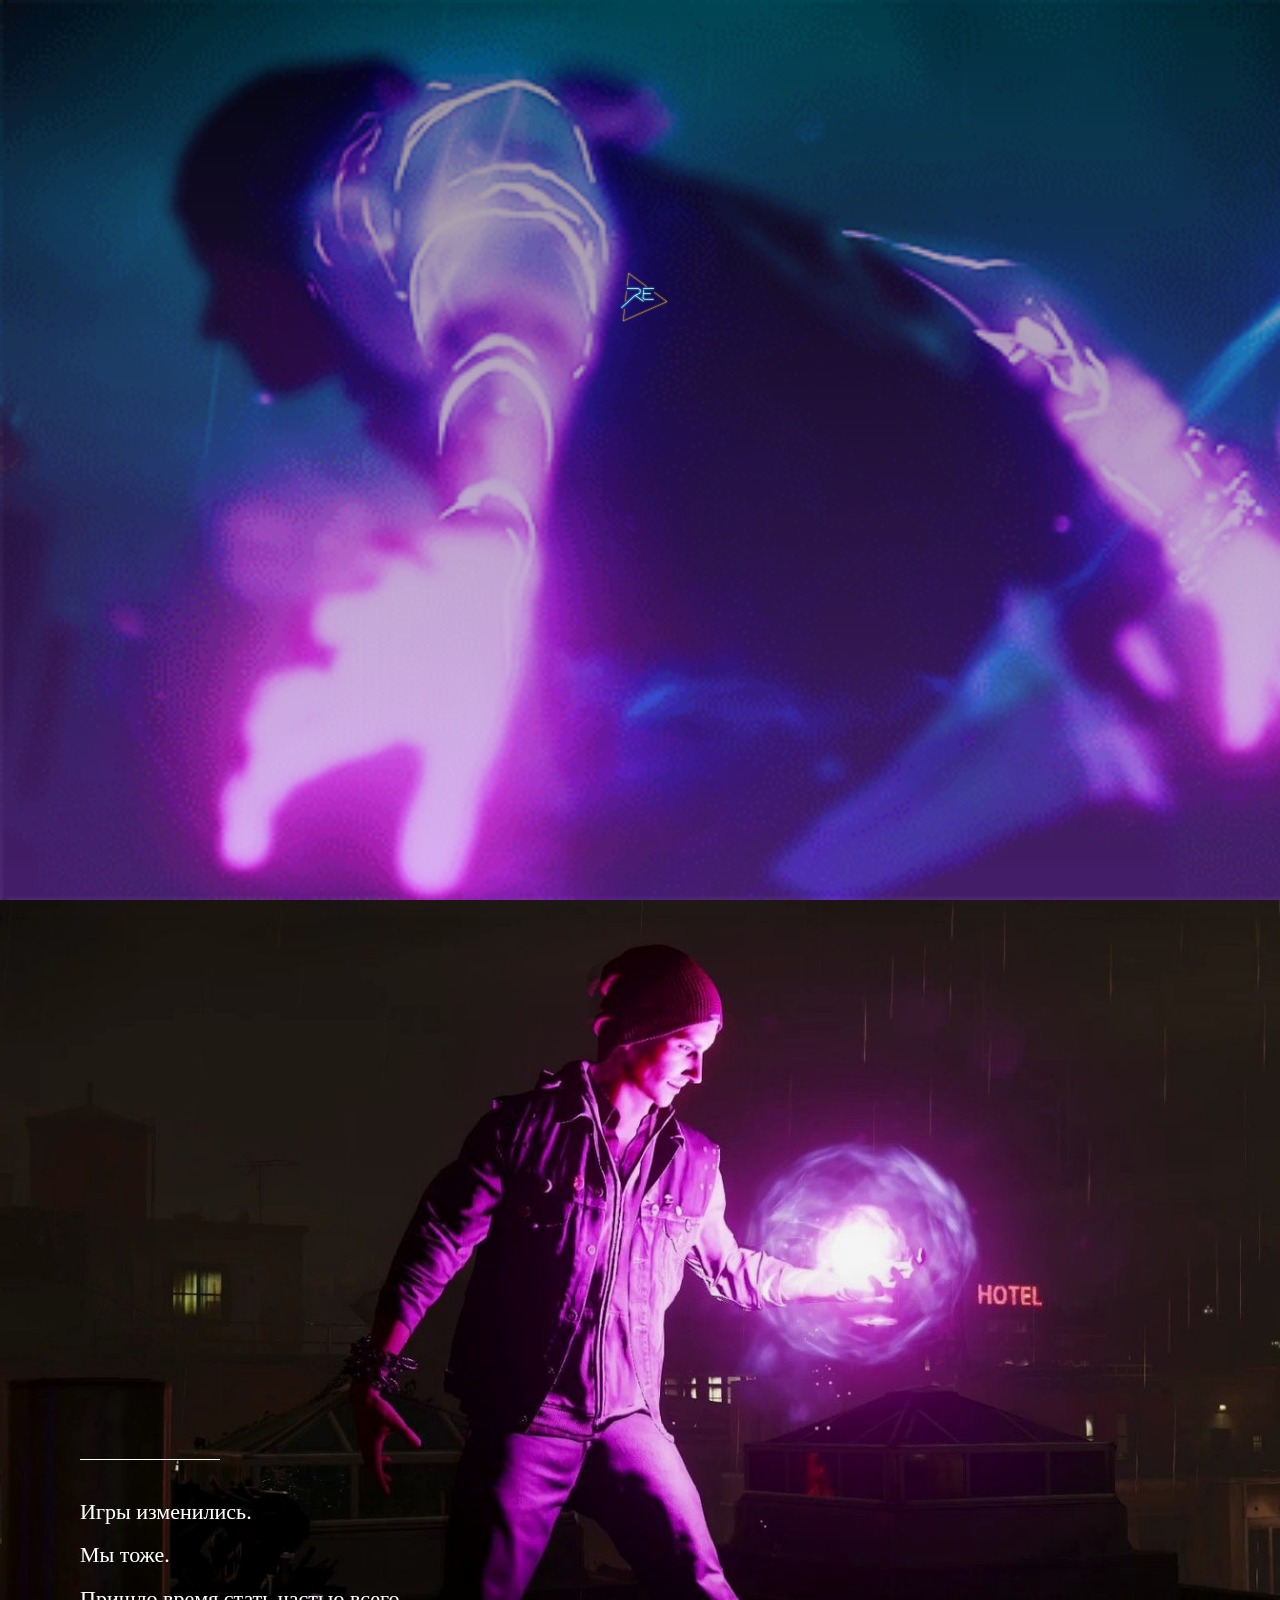
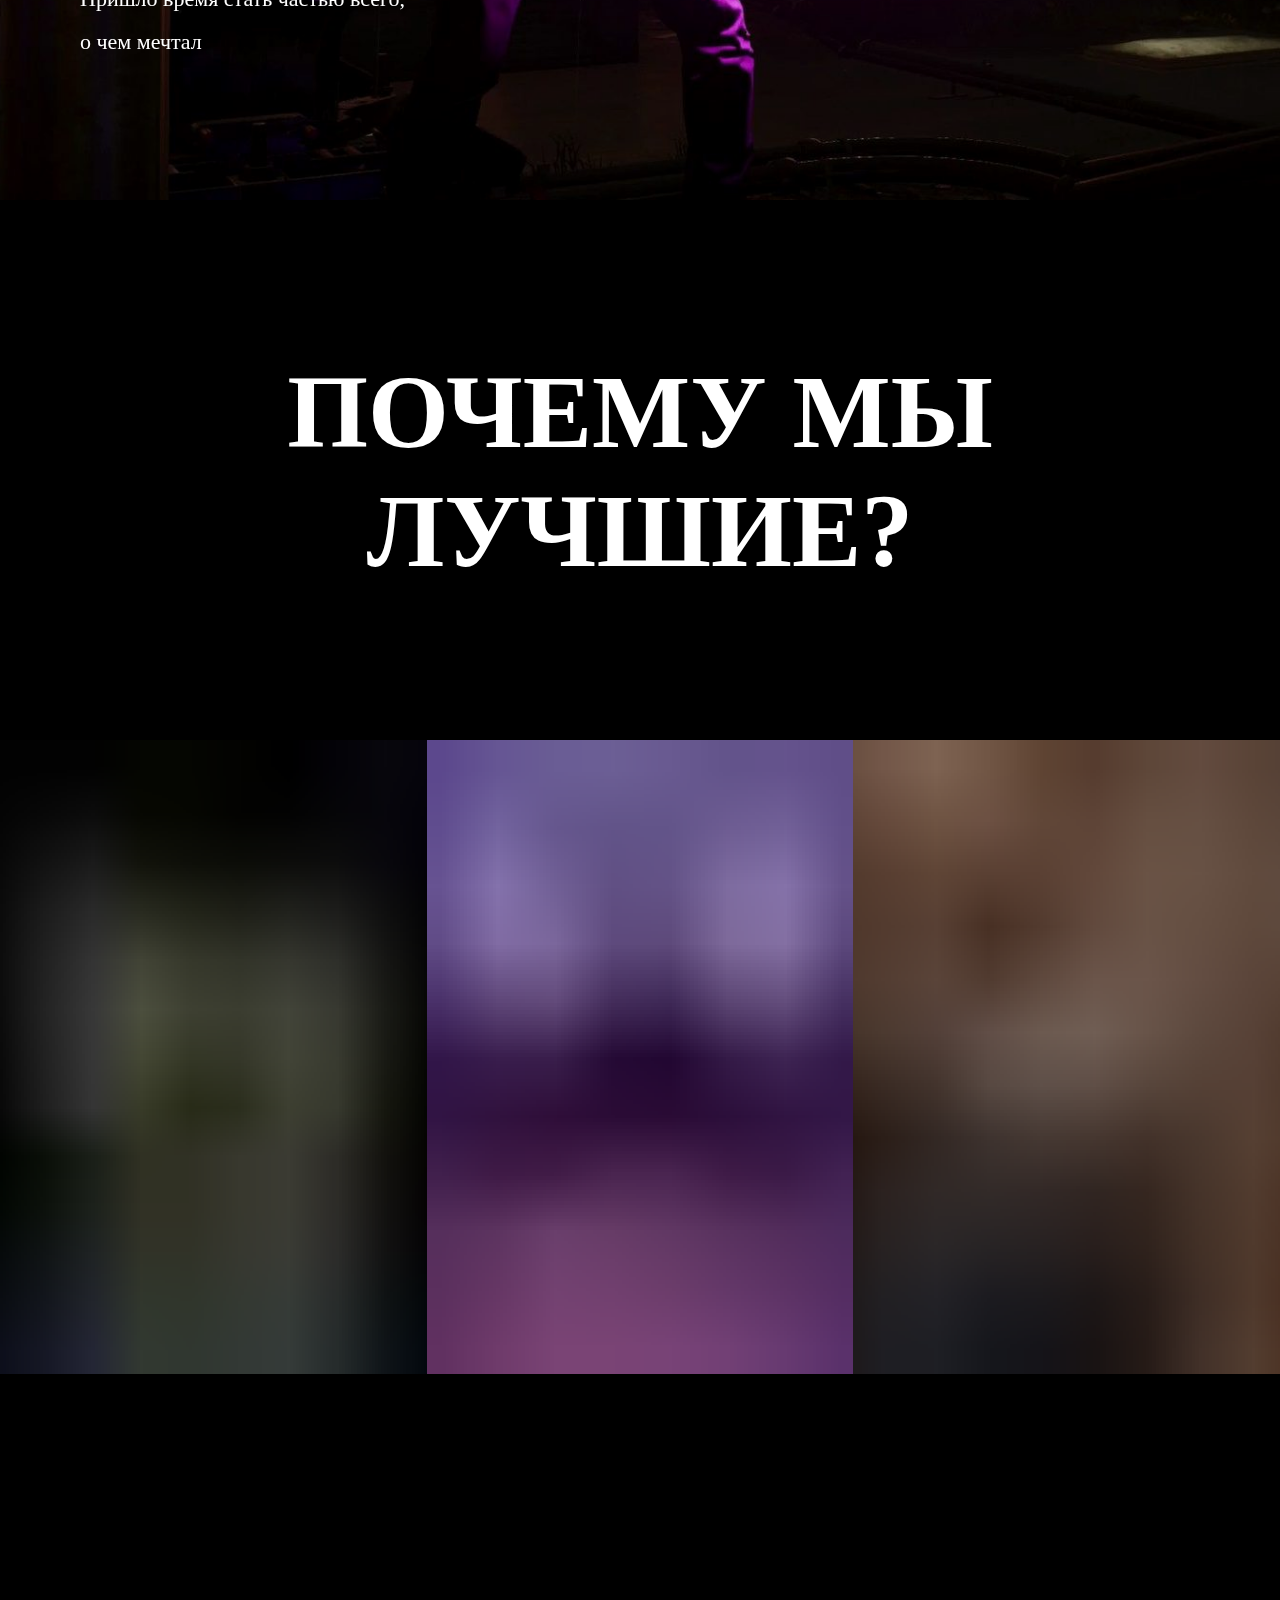
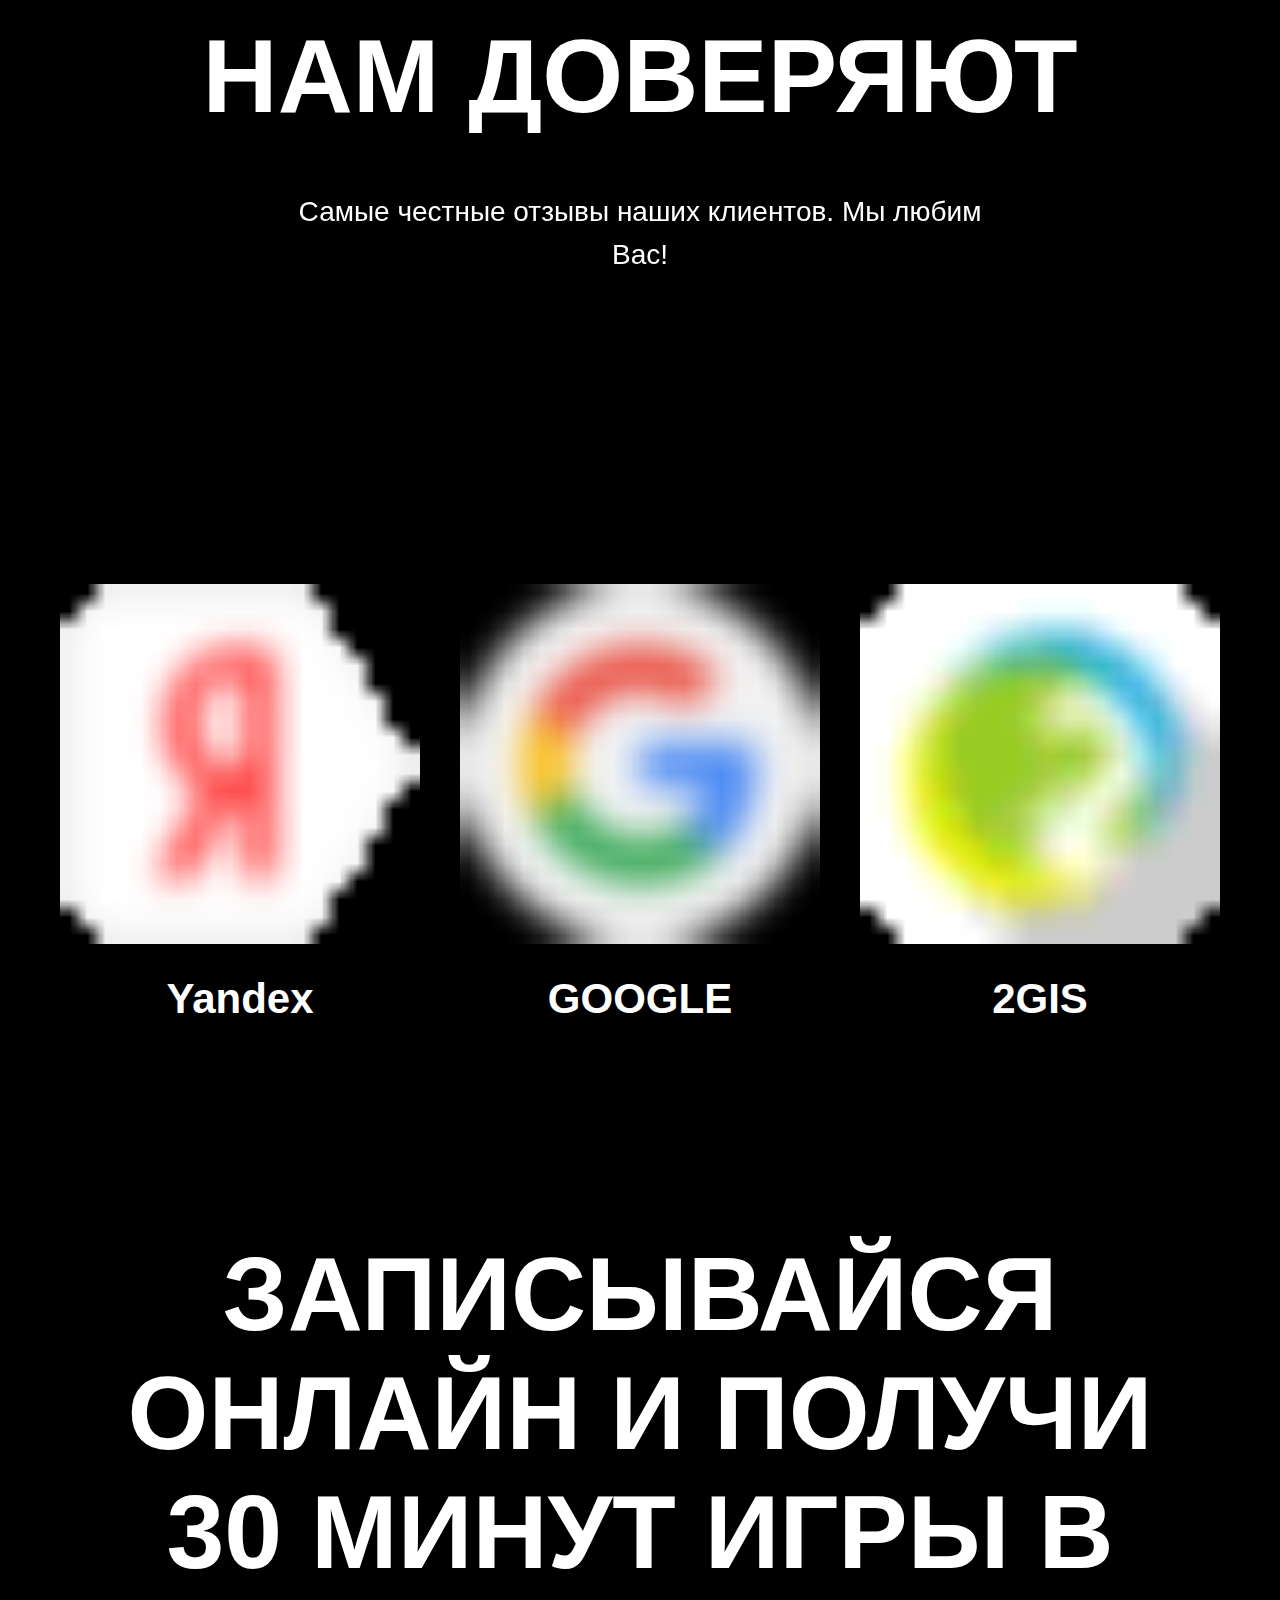
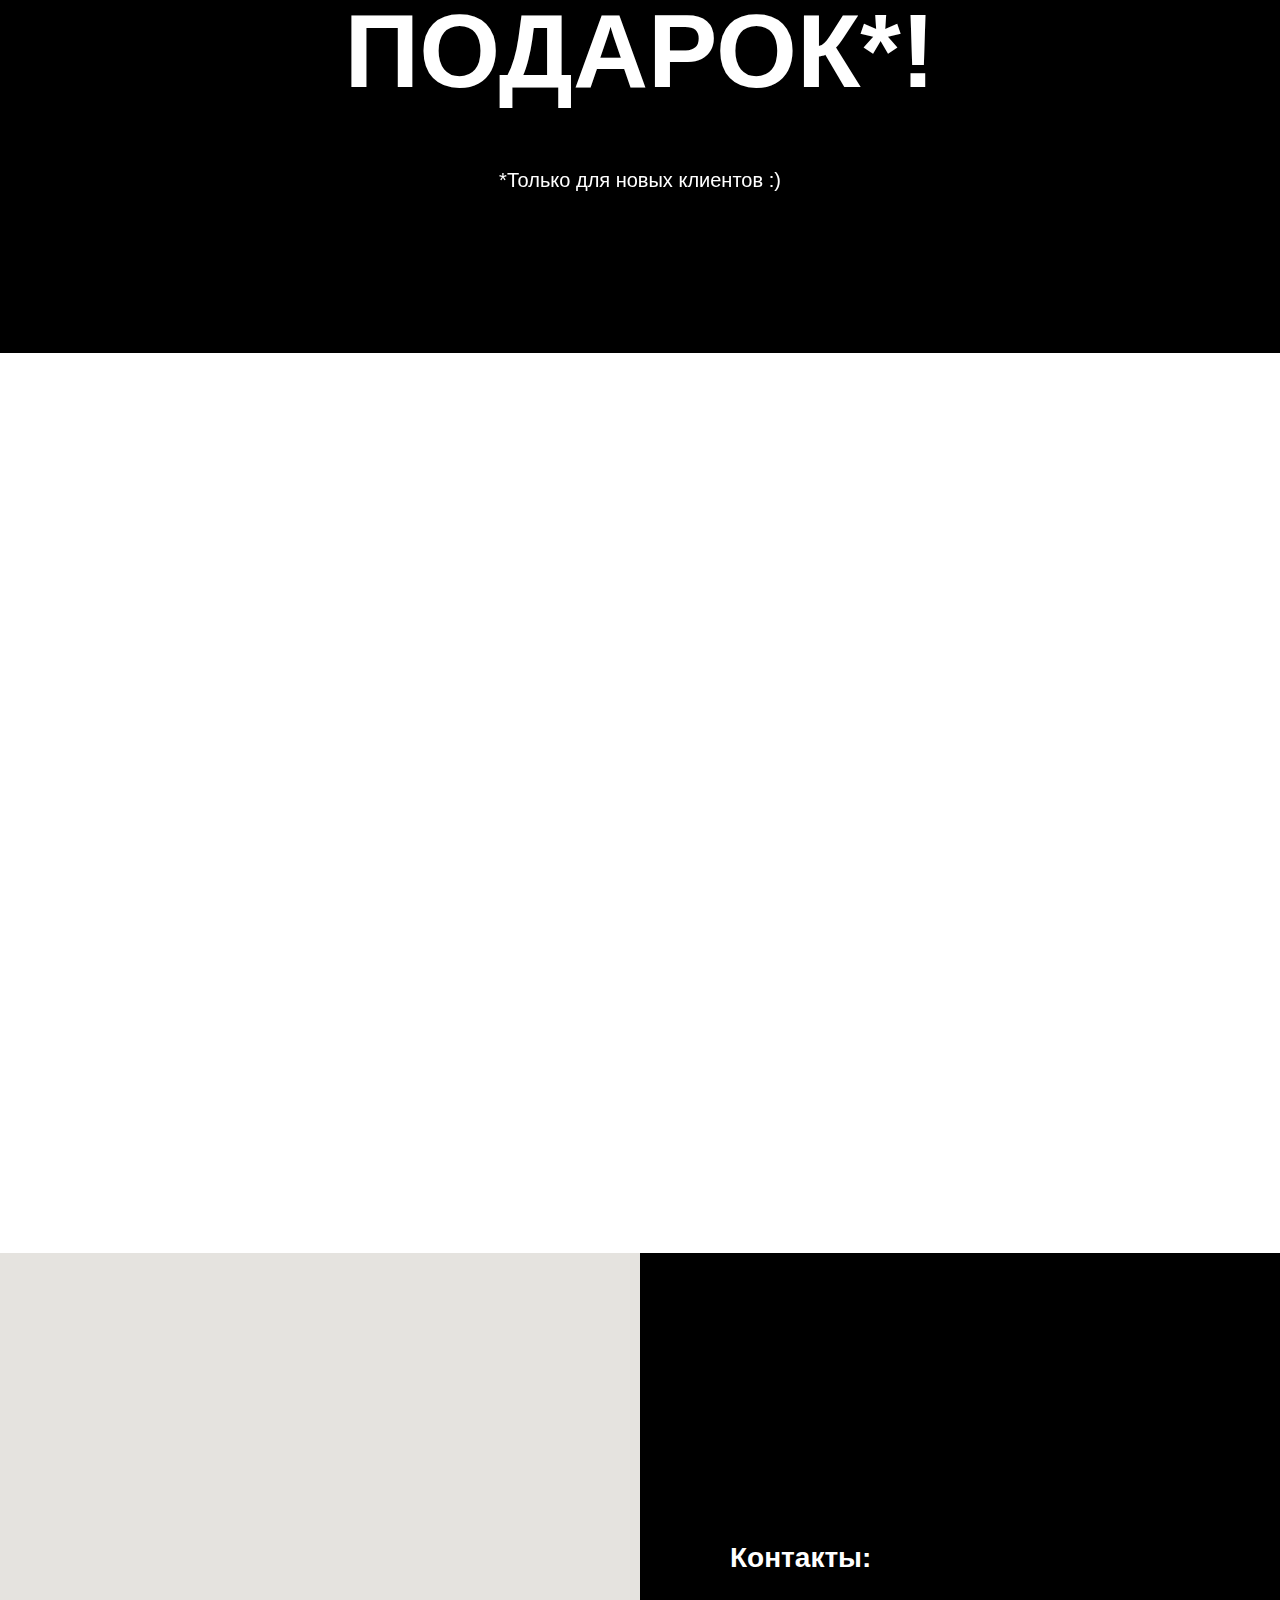
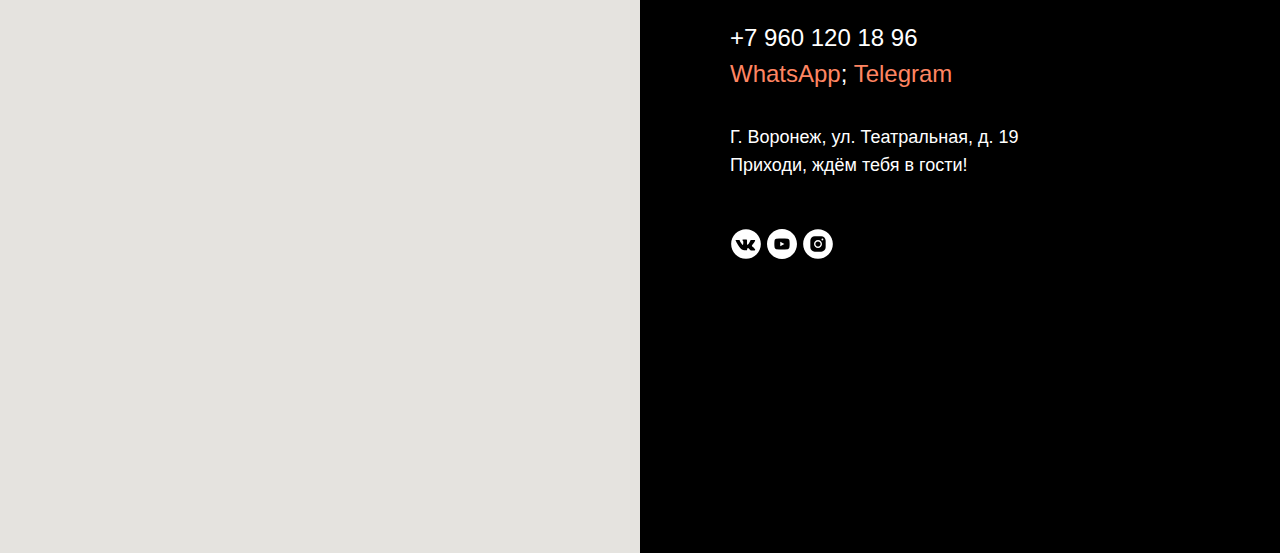
<file: index.html>
<!DOCTYPE html><html> <head><meta charset="utf-8" /><meta http-equiv="Content-Type" content="text/html; charset=utf-8" /><meta name="viewport" content="width=device-width, initial-scale=1.0" /><!--metatextblock--><title>Студия виртуальной реальности Воронеж. RElife</title><meta name="description" content=" VR Воронеж. Уникальное развлечение и море эмоций. Записывайся он-лайн. Ждем тебя! В самом центре города! " /><meta name="keywords" content="Виртуальная реальность Воронеж, развлечения воронеж, VR воронеж, компьютерный клуб воронеж, квест комнаты воронеж, где отдохнуть воронеж, VR, день рождения воронеж, эмоции, Vr игры, игры, отдых воронеж, для всей семьи, клубы воронеж" /><meta property="og:url" content="http://vrrelife.tilda.ws" /><meta property="og:title" content="Студия виртуальной реальности Воронеж. RElife" /><meta property="og:description" content=" VR Воронеж. Уникальное развлечение и море эмоций. Записывайся он-лайн. Ждем тебя! В самом центре города! " /><meta property="og:type" content="website" /><meta property="og:image" content="images/tild6564-3661-4264-b830-623832643666__-__resize__504x__0989cc34bc05cbabbf2e.gif" /><link rel="canonical" href="http://vrrelife.tilda.ws"><!--/metatextblock--><meta property="fb:app_id" content="257953674358265" /><meta name="format-detection" content="telephone=no" /><meta http-equiv="x-dns-prefetch-control" content="on"><link rel="shortcut icon" href="images/tild3735-6666-4330-b561-306462376164__favicon.ico" type="image/x-icon" /><!-- Assets --><link rel="stylesheet" href="css/tilda-grid-3.0.min.css" type="text/css" media="all" /><link rel="stylesheet" href="css/tilda-blocks-2.12.css?t=1603198117" type="text/css" media="all" /><link rel="stylesheet" href="css/tilda-animation-1.0.min.css" type="text/css" media="all" /><script src="js/jquery-1.10.2.min.js"></script><script src="js/tilda-scripts-2.8.min.js"></script><script src="js/tilda-blocks-2.7.js?t=1603198117"></script><script src="js/lazyload-1.3.min.js" charset="utf-8"></script><script src="js/tilda-animation-1.0.min.js" charset="utf-8"></script><script src="js/tilda-map-1.0.min.js" charset="utf-8"></script><script type="text/javascript">window.dataLayer = window.dataLayer || [];</script><script type="text/javascript">if((/bot|google|yandex|baidu|bing|msn|duckduckbot|teoma|slurp|crawler|spider|robot|crawling|facebook/i.test(navigator.userAgent))===false && typeof(sessionStorage)!='undefined' && sessionStorage.getItem('visited')!=='y'){	var style=document.createElement('style');	style.type='text/css';	style.innerHTML='@media screen and (min-width: 980px) {.t-records {opacity: 0;}.t-records_animated {-webkit-transition: opacity ease-in-out .2s;-moz-transition: opacity ease-in-out .2s;-o-transition: opacity ease-in-out .2s;transition: opacity ease-in-out .2s;}.t-records.t-records_visible {opacity: 1;}}';	document.getElementsByTagName('head')[0].appendChild(style);	$(document).ready(function() {	$('.t-records').addClass('t-records_animated');	setTimeout(function(){ $('.t-records').addClass('t-records_visible'); sessionStorage.setItem('visited','y');	},400);	});
}</script></head><body class="t-body" style="margin:0;"><!--allrecords--><div id="allrecords" data-tilda-export="yes" class="t-records" data-hook="blocks-collection-content-node" data-tilda-project-id="1998242" data-tilda-page-id="9110544" data-tilda-formskey="f40bb042ffbdd7cdd580ff5fb7dffe57" ><div id="rec157484584" class="r t-rec t-rec_pt_0" style="padding-top:0px; " data-animationappear="off" data-record-type="338" ><!-- cover --><div class="t-cover" id="recorddiv157484584" bgimgfield="img" style="height:100vh; background-image:url('images/tild6564-3661-4264-b830-623832643666__-__resize__20x__0989cc34bc05cbabbf2e.gif');" ><div class="t-cover__carrier" id="coverCarry157484584" data-content-cover-id="157484584" data-content-cover-bg="images/tild6564-3661-4264-b830-623832643666__0989cc34bc05cbabbf2e.gif" data-content-cover-height="100vh" data-content-cover-parallax="" data-content-video-ratio="0.2"style="height:100vh;background-attachment:scroll; background-position:left center;"></div> <div class="t-cover__filter" style="height:100vh;background-image: -moz-linear-gradient(top, rgba(0,0,0,0.40), rgba(172,64,230,0.40));background-image: -webkit-linear-gradient(top, rgba(0,0,0,0.40), rgba(172,64,230,0.40));background-image: -o-linear-gradient(top, rgba(0,0,0,0.40), rgba(172,64,230,0.40));background-image: -ms-linear-gradient(top, rgba(0,0,0,0.40), rgba(172,64,230,0.40));background-image: linear-gradient(top, rgba(0,0,0,0.40), rgba(172,64,230,0.40));filter: progid:DXImageTransform.Microsoft.gradient(startColorStr='#99000000', endColorstr='#99ac40e6');"></div> <div class="t338"><div class="t-container"> <div class="t-col t-col_8 t-prefix_2"><div class="t-cover__wrapper t-valign_middle" style="height:100vh; position: relative;z-index: 1;"> <div class="t338 t-align_center" style=""> <div data-hook-content="covercontent"> <div class="t339__wrapper"> <img class="t338__logo t-img" data-tu-max-width="800" data-tu-max-height="800" style="max-width:100px;" src="images/tild3330-3138-4535-a437-393762363135__-__empty__Logo.png" data-original="images/tild3330-3138-4535-a437-393762363135__logo.png" imgfield="img2" data-hook-clogo="coverlogo"> <h1 class="t338__title t-title t-title_xxs t-animate" data-animate-style="zoomin" data-animate-group="yes" style="font-size:60px;line-height:1;font-weight:100;padding-top:22px;letter-spacing:3px;" field="title"><div style="font-family:'gogoia2';" data-customstyle="yes"><span style="font-size: 46px;">RE</span><span style="font-size: 22px;">life</span><br /><span style="font-size: 18px;">Студия виртуальной реальности Воронеж</span> <br /></div></h1> <div class="t338__buttonwrapper"><a href="#lid" target="" class="t338__btn t-btn t-animate" data-btneffects-first="btneffects-ripple" data-animate-style="zoomin" data-animate-group="yes" style="color:#ffffff;background-color:#000000;font-family:Georgia;font-weight:400;text-transform:uppercase;"><table style="width:100%; height:100%;"><tr><td>ХОЧУ В ИГРУ!</td></tr></table></a></div> </div> </div> </div> </div> </div> </div> </div> </div> <style>#rec157484584 .t-btn[data-btneffects-first],
#rec157484584 .t-btn[data-btneffects-second],
#rec157484584 .t-submit[data-btneffects-first],
#rec157484584 .t-submit[data-btneffects-second] {	position: relative; overflow: hidden; -webkit-transform: translate3d(0,0,0); transform: translate3d(0,0,0);
}
#rec157484584 .t-btn[data-btneffects-first="btneffects-ripple"] .t-btn_effects,
#rec157484584 .t-submit[data-btneffects-first="btneffects-ripple"] .t-btn_effects {	position: absolute; top: 0; bottom: 0; left: 0; right: 0;
}
#rec157484584 .t-btn[data-btneffects-first="btneffects-ripple"] .t-btn_effects::after,
#rec157484584 .t-submit[data-btneffects-first="btneffects-ripple"] .t-btn_effects::after { content: '';	position: absolute;	height: 350%;	width: 200%;	top: 0;	left: -100%;	background: rgba(255, 255, 255, 0.8);	border-radius: 100%;	-webkit-transform: scale(0);	-ms-transform: scale(0);	transform: scale(0);	z-index: 20;	-webkit-animation-name: ripple;	animation-name: ripple;	-webkit-animation-duration: 6s;	animation-duration: 6s;	-webkit-animation-timing-function: linear;	animation-timing-function: linear;	-webkit-animation-iteration-count: infinite;	animation-iteration-count: infinite;
}
#rec157484584 .t-btn[data-btneffects-first="btneffects-ripple"] .t-btn_effects_md::after,
#rec157484584 .t-submit[data-btneffects-first="btneffects-ripple"] .t-btn_effects_md::after {	left: -130%;
}
#rec157484584 .t-btn[data-btneffects-first="btneffects-ripple"] .t-btn_effects_lg::after,
#rec157484584 .t-submit[data-btneffects-first="btneffects-ripple"] .t-btn_effects_lg::after {	left: -150%;
}
@-webkit-keyframes ripple { 20% { opacity: 0;	-webkit-transform: scale(2.5);	transform: scale(2.5); } 100% { opacity: 0;	-webkit-transform: scale(2.5);	transform: scale(2.5); }
}
@keyframes ripple { 20% { opacity: 0;	-webkit-transform: scale(2.5);	transform: scale(2.5); } 100% { opacity: 0;	-webkit-transform: scale(2.5);	transform: scale(2.5); }
}</style><script type="text/javascript">$(document).ready(function() { $('#rec157484584 .t-btn[data-btneffects-first], #rec157484584 .t-submit[data-btneffects-first]').append('<div class="t-btn_effects"></div>');	if ($('#rec157484584 .t-btn[data-btneffects-first], #rec157484584 .t-submit').outerWidth() > 260) {	$('#rec157484584 .t-btn[data-btneffects-first] .t-btn_effects, #rec157484584 .t-submit[data-btneffects-first] .t-btn_effects').addClass('t-btn_effects_md'); }	if ($('#rec157484584 .t-btn[data-btneffects-first], #rec157484584 .t-submit').outerWidth() > 360) {	$('#rec157484584 .t-btn[data-btneffects-first] .t-btn_effects, #rec157484584 .t-submit[data-btneffects-first] .t-btn_effects').removeClass('t-btn_effects_md');	$('#rec157484584 .t-btn[data-btneffects-first] .t-btn_effects, #rec157484584 .t-submit[data-btneffects-first] .t-btn_effects').addClass('t-btn_effects_lg');	}
});</script></div><div id="rec157519077" class="r t-rec t-rec_pb_0" style="padding-bottom:0px; " data-animationappear="off" data-record-type="238" ><!-- cover --><div class="t-cover" id="recorddiv157519077" bgimgfield="img" style="height:100vh; background-image:url('images/tild3631-6434-4535-b532-396235396563__-__resize__20x__7eed91777ba18c359410.jpg');" ><div class="t-cover__carrier" id="coverCarry157519077" data-content-cover-id="157519077" data-content-cover-bg="images/tild3631-6434-4535-b532-396235396563__7eed91777ba18c359410.jpg" data-content-cover-height="100vh" data-content-cover-parallax="" style="height:100vh;background-attachment:scroll; "></div> <div class="t-cover__filter" style="height:100vh;background-image: -moz-linear-gradient(top, rgba(0,0,0,0.0), rgba(0,0,0,0.10));background-image: -webkit-linear-gradient(top, rgba(0,0,0,0.0), rgba(0,0,0,0.10));background-image: -o-linear-gradient(top, rgba(0,0,0,0.0), rgba(0,0,0,0.10));background-image: -ms-linear-gradient(top, rgba(0,0,0,0.0), rgba(0,0,0,0.10));background-image: linear-gradient(top, rgba(0,0,0,0.0), rgba(0,0,0,0.10));filter: progid:DXImageTransform.Microsoft.gradient(startColorStr='#fe000000', endColorstr='#e5000000');"></div><div class="t209"> <div class="t-container"> <div class="t-col t-col_5 "> <div class="t-cover__wrapper t-valign_bottom" style="height:100vh;"> <div data-hook-content="covercontent"> <div class="t209__wrapper"> <div class="t209__textwrapper" > <div class="t209__line" ></div> <div class="t209__text t-text-impact t-text-impact_sm" field="text" style=""><div style="text-align:left;" data-customstyle="yes"> <span style="font-size: 18px;"><span data-redactor-style="font-family: gogoia;" style="font-family: gogoia;"><span style="font-size: 22px;" data-redactor-tag="span"><span data-redactor-style="font-family: gogoia;" style="font-family: gogoia;"><span style="font-family: gogoia2;" data-redactor-tag="span">Игры изменились. <br />Мы тоже. <br />Пришло время стать частью всего, <br /> о чем мечтал</span></span></span></span></span><br /></div></div> </div> </div> </div> </div> </div> </div></div> </div> </div><div id="rec157520905" class="r t-rec" style=" " data-animationappear="off" data-record-type="14" ><!-- cover --><div class="t-cover" id="recorddiv157520905" bgimgfield="img" style="height:60vh; background-image:url('images/tild6436-3331-4432-a432-376330393935__-__resize__20x__-2P1mRr9fzs.jpg');" ><div class="t-cover__carrier" id="coverCarry157520905" data-content-cover-id="157520905" data-content-cover-bg="images/tild6436-3331-4432-a432-376330393935__-2p1mrr9fzs.jpg" data-content-cover-height="60vh" data-content-cover-parallax="fixed" style="height:60vh; "></div> <div class="t-cover__filter" style="height:60vh;background-image: -moz-linear-gradient(top, rgba(0,0,0,0.20), rgba(0,0,0,0.20));background-image: -webkit-linear-gradient(top, rgba(0,0,0,0.20), rgba(0,0,0,0.20));background-image: -o-linear-gradient(top, rgba(0,0,0,0.20), rgba(0,0,0,0.20));background-image: -ms-linear-gradient(top, rgba(0,0,0,0.20), rgba(0,0,0,0.20));background-image: linear-gradient(top, rgba(0,0,0,0.20), rgba(0,0,0,0.20));filter: progid:DXImageTransform.Microsoft.gradient(startColorStr='#cc000000', endColorstr='#cc000000');"></div> <div class="t-container"> <div class="t-col t-col_12 "><div class="t-cover__wrapper t-valign_middle" style="height:60vh"> <div class="t102 t-align_center" data-hook-content="covercontent"> <div class="t102__title t-title" style="text-transform:uppercase;" field="title"><div style="font-family:'gogoia2';" data-customstyle="yes">Почему мы лучшие?</div></div> <span class="space"></span> </div> </div> </div> </div> </div> </div><div id="rec157496436" class="r t-rec t-rec_pb_0" style="padding-bottom:0px; " data-animationappear="off" data-record-type="694" ><!-- t694 --><style>#rec157496436 .t694__table { height:49.5vw; }
@media screen and (max-width: 768px){ #rec157496436 .t694__table { height:150vw; }
}</style><div class="t694" data-tile-ratio="1.5"> <div class="t694__container"> <div class="t694__row"> <div class="t694__col t-cell t-cell_33 t-align_left t694__show_hover"> <div class="t694__table"> <div class="t694__cell t-align_left t-valign_middle"> <meta itemprop="image" content="images/tild3137-3961-4237-b839-363662636637__WbBPxz_iYHB22xR6RfHU.jpeg"><meta itemprop="caption" content="Half-life:Alyx. Виртуальная реальность Воронеж"> <div class="t694__bg t694__animation_fast t694__bg_animated t-bgimg" bgimgfield="li_img__1495461413977" data-original="images/tild3137-3961-4237-b839-363662636637__WbBPxz_iYHB22xR6RfHU.jpeg" style="background-image:url('images/tild3137-3961-4237-b839-363662636637__-__resizeb__20x__WbBPxz_iYHB22xR6RfHU.jpeg');"></div> <div class="t694__overlay t694__animation_fast" style="background-image: -moz-linear-gradient(top, rgba(0,0,0,0.40), rgba(172,64,230,0.20)); background-image: -webkit-linear-gradient(top, rgba(0,0,0,0.40), rgba(172,64,230,0.20)); background-image: -o-linear-gradient(top, rgba(0,0,0,0.40), rgba(172,64,230,0.20)); background-image: -ms-linear-gradient(top, rgba(0,0,0,0.40), rgba(172,64,230,0.20));"></div> <div class="t694__textwrapper t694__animation_fast t694__textwrapper_animated"> <div class="t694__textwrapper__content"> <div class="t694__inner-wrapper"> <div class="t694__title t-name t-name_xl" field="li_title__1495461413977" style="font-size:40px;" ><div style="font-size:30px;text-align:center;font-family:'gogoia2';" data-customstyle="yes"><strong><span data-redactor-tag="span" style="font-weight: 600;">1.Только легендарные проекты:</span></strong></div></div> <div class="t694__text t-descr t-descr_xs" field="li_text__1495461413977" style="line-height:1.2;" ><div style="font-size:22px;font-family:'gogoia2';" data-customstyle="yes"><br />Half-life: Alyx<br />Boneworks<br />Blade and sorcery<br />Superhot<br />Beat saber<br />The Walking Dead Saints and Sinners <br />Lone Echo 2 и другие.</div></div> </div> </div> </div> </div> </div> </div> <div class="t694__col t-cell t-cell_33 t-align_left t694__show_hover"> <div class="t694__table"> <div class="t694__cell t-align_left t-valign_middle"> <meta itemprop="image" content="images/tild3630-6562-4461-b264-333562346136__oculus-quest-3-14542.jpg"><meta itemprop="caption" content="oculus. Виртуальная реальность Воронеж. "> <div class="t694__bg t694__animation_fast t694__bg_animated t-bgimg" bgimgfield="li_img__1495528759247" data-original="images/tild3630-6562-4461-b264-333562346136__oculus-quest-3-14542.jpg" style="background-image:url('images/tild3630-6562-4461-b264-333562346136__-__resizeb__20x__oculus-quest-3-14542.jpg');"></div> <div class="t694__overlay t694__animation_fast" style="background-image: -moz-linear-gradient(top, rgba(0,0,0,0.40), rgba(172,64,230,0.20)); background-image: -webkit-linear-gradient(top, rgba(0,0,0,0.40), rgba(172,64,230,0.20)); background-image: -o-linear-gradient(top, rgba(0,0,0,0.40), rgba(172,64,230,0.20)); background-image: -ms-linear-gradient(top, rgba(0,0,0,0.40), rgba(172,64,230,0.20));"></div> <div class="t694__textwrapper t694__animation_fast t694__textwrapper_animated"> <div class="t694__textwrapper__content"> <div class="t694__inner-wrapper"> <div class="t694__title t-name t-name_xl" field="li_title__1495528759247" style="font-size:40px;" ><div style="text-align:center;font-family:'gogoia2';" data-customstyle="yes"><strong>2.Оборудование нового поколения</strong></div></div> <div class="t694__text t-descr t-descr_xs" field="li_text__1495528759247" style="line-height:1.2;" ><div style="font-size:22px;font-family:'gogoia2';" data-customstyle="yes">-Больше никакого <br />укачивания<br /> <br />-Без эффекта "Москитной сетки" из-за низкого разрешения <br /><br />-Удобные и функциональные контроллеры <br /><br /> </div></div> </div> </div> </div> </div> </div> </div> <div class="t694__col t-cell t-cell_33 t-align_left t694__show_hover"> <div class="t694__table"> <div class="t694__cell t-align_left t-valign_middle"> <meta itemprop="image" content="images/tild3431-3035-4235-b864-303635666436__PNDjhJsgOweNkIiQ0tyH.jpg"> <div class="t694__bg t694__animation_fast t694__bg_animated t-bgimg" bgimgfield="li_img__1580031915368" data-original="images/tild3431-3035-4235-b864-303635666436__PNDjhJsgOweNkIiQ0tyH.jpg" style="background-image:url('images/tild3431-3035-4235-b864-303635666436__-__resizeb__20x__PNDjhJsgOweNkIiQ0tyH.jpg');"></div> <div class="t694__overlay t694__animation_fast" style="background-image: -moz-linear-gradient(top, rgba(0,0,0,0.40), rgba(172,64,230,0.20)); background-image: -webkit-linear-gradient(top, rgba(0,0,0,0.40), rgba(172,64,230,0.20)); background-image: -o-linear-gradient(top, rgba(0,0,0,0.40), rgba(172,64,230,0.20)); background-image: -ms-linear-gradient(top, rgba(0,0,0,0.40), rgba(172,64,230,0.20));"></div> <div class="t694__textwrapper t694__animation_fast t694__textwrapper_animated"> <div class="t694__textwrapper__content"> <div class="t694__inner-wrapper"> <div class="t694__title t-name t-name_xl" field="li_title__1580031915368" style="font-size:40px;" ><div style="text-align:center;font-family:'gogoia2';" data-customstyle="yes">3.Админ</div></div> <div class="t694__text t-descr t-descr_xs" field="li_text__1580031915368" style="line-height:1.2;" ><div style="font-size:22px;font-family:'gogoia2';" data-customstyle="yes"><br /><br />В теме. <br /><br />Всегда. </div></div> </div> </div> </div> </div> </div> </div> </div> </div></div><script> $(document).ready(function() { t694_init('157496436'); });</script></div><div id="rec238229730" class="r t-rec t-rec_pt_0 t-rec_pb_0" style="padding-top:0px;padding-bottom:0px; " data-animationappear="off" data-record-type="14" ><!-- cover --><div class="t-cover" id="recorddiv238229730" bgimgfield="img" style="height:80vh; background-image:url('images/tild3935-3863-4264-b033-623266336663__-__resize__20x__P8219061.JPG');" ><div class="t-cover__carrier" id="coverCarry238229730" data-content-cover-id="238229730" data-content-cover-bg="images/tild3935-3863-4264-b033-623266336663__p8219061.jpg" data-content-cover-height="80vh" data-content-cover-parallax="" style="height:80vh;background-attachment:scroll; "></div> <div class="t-cover__filter" style="height:80vh;background-image: -moz-linear-gradient(top, rgba(0,0,0,0.0), rgba(0,0,0,0.50));background-image: -webkit-linear-gradient(top, rgba(0,0,0,0.0), rgba(0,0,0,0.50));background-image: -o-linear-gradient(top, rgba(0,0,0,0.0), rgba(0,0,0,0.50));background-image: -ms-linear-gradient(top, rgba(0,0,0,0.0), rgba(0,0,0,0.50));background-image: linear-gradient(top, rgba(0,0,0,0.0), rgba(0,0,0,0.50));filter: progid:DXImageTransform.Microsoft.gradient(startColorStr='#fe000000', endColorstr='#7f000000');"></div> <div class="t-container"> <div class="t-col t-col_12 "><div class="t-cover__wrapper t-valign_middle" style="height:80vh"> <div class="t102 t-align_center" data-hook-content="covercontent"> <div class="t102__title t-title" style="text-transform:uppercase;" field="title">Нам доверяют<br /></div> <div class="t102__descr t-descr t-descr_md t102__descr_center" style="" field="descr"><div style="font-size:28px;" data-customstyle="yes">Самые честные отзывы наших клиентов. Мы любим Вас!</div></div> <span class="space"></span> </div> </div> </div> </div> </div> </div><div id="rec238215836" class="r t-rec t-rec_pt_0 t-rec_pb_30" style="padding-top:0px;padding-bottom:30px;background-color:#000000; " data-record-type="692" data-bg-color="#000000"><!-- T692 --><div class="t692"><div class="t-section__container t-container"><div class="t-col t-col_12"><div class="t-section__topwrapper t-align_center"><h2 class="t-section__title t-title t-title_xs" field="btitle"><div style="font-size:82px;" data-customstyle="yes"></div></h2></div></div></div><div class="t-container"> <div class="t692__col t-col t-col_4 t-align_center t-item"> <a class="t692__linkwrapper" href="https://yandex.ru/maps/-/CKqPyEJ0" target="_blank"> <meta itemprop="image" content="images/tild6533-6466-4935-b361-366261653561__psxumych.png"><meta itemprop="caption" content="Виртуальная реальность Воронеж"> <div class="t692__blockimg t692__blockimg_1-1 t-bgimg" data-original="images/tild6533-6466-4935-b361-366261653561__psxumych.png" style="background: url('images/tild6533-6466-4935-b361-366261653561__-__resizeb__20x__psxumych.png') center center no-repeat; background-size:cover;" role="img" aria-label="Виртуальная реальность Воронеж" bgimgfield="li_img__1495010928665"></div> <div class="t692__textwrapper "> <div class="t692__title t-heading t-heading_lg" style="" field="li_title__1495010928665" ><div style="font-size:42px;color:#ffffff;" data-customstyle="yes">Yandex</div></div> </div> </a> </div> <div class="t692__col t-col t-col_4 t-align_center t-item"> <a class="t692__linkwrapper" href="https://goo.gl/maps/5UuWY7E4YEfEi8tV8" target="_blank"> <meta itemprop="image" content="images/tild3730-6339-4562-b331-393062323861__images_4.png"><meta itemprop="caption" content="Виртуальная реальность Воронеж"> <div class="t692__blockimg t692__blockimg_1-1 t-bgimg" data-original="images/tild3730-6339-4562-b331-393062323861__images_4.png" style="background: url('images/tild3730-6339-4562-b331-393062323861__-__resizeb__20x__images_4.png') center center no-repeat; background-size:cover;" role="img" aria-label="Виртуальная реальность Воронеж" bgimgfield="li_img__1495010946049"></div> <div class="t692__textwrapper "> <div class="t692__title t-heading t-heading_lg" style="" field="li_title__1495010946049" ><div style="font-size:42px;color:#ffffff;" data-customstyle="yes">GOOGLE</div></div> </div> </a> </div> <div class="t692__col t-col t-col_4 t-align_center t-item"> <a class="t692__linkwrapper" href="https://go.2gis.com/x5270" target="_blank"> <meta itemprop="image" content="images/tild6337-6266-4438-b262-643133663536__2gis.png"><meta itemprop="caption" content="Виртуальная реальность Воронеж"> <div class="t692__blockimg t692__blockimg_1-1 t-bgimg" data-original="images/tild6337-6266-4438-b262-643133663536__2gis.png" style="background: url('images/tild6337-6266-4438-b262-643133663536__-__resizeb__20x__2gis.png') center center no-repeat; background-size:cover;" role="img" aria-label="Виртуальная реальность Воронеж" bgimgfield="li_img__1602487996988"></div> <div class="t692__textwrapper "> <div class="t692__title t-heading t-heading_lg" style="" field="li_title__1602487996988" ><div style="font-size:42px;color:#ffffff;" data-customstyle="yes">2GIS</div></div> </div> </a> </div></div></div></div><div id="rec157504325" class="r t-rec t-rec_pt_0 t-rec_pb_0" style="padding-top:0px;padding-bottom:0px; " data-record-type="215" ><a name="lid" style="font-size:0;"></a></div><div id="rec171926663" class="r t-rec" style=" " data-animationappear="off" data-record-type="14" ><!-- cover --><div class="t-cover" id="recorddiv171926663" bgimgfield="img" style="height:100vh; background-image:url('images/tild3462-6236-4238-a162-343239346166__-__resize__20x__opening_3.gif');" ><div class="t-cover__carrier" id="coverCarry171926663" data-content-cover-id="171926663" data-content-cover-bg="images/tild3462-6236-4238-a162-343239346166__opening_3.gif" data-content-cover-height="100vh" data-content-cover-parallax="fixed" style="height:100vh; "></div> <div class="t-cover__filter" style="height:100vh;background-image: -moz-linear-gradient(top, rgba(0,0,0,0.30), rgba(0,0,0,0.30));background-image: -webkit-linear-gradient(top, rgba(0,0,0,0.30), rgba(0,0,0,0.30));background-image: -o-linear-gradient(top, rgba(0,0,0,0.30), rgba(0,0,0,0.30));background-image: -ms-linear-gradient(top, rgba(0,0,0,0.30), rgba(0,0,0,0.30));background-image: linear-gradient(top, rgba(0,0,0,0.30), rgba(0,0,0,0.30));filter: progid:DXImageTransform.Microsoft.gradient(startColorStr='#b2000000', endColorstr='#b2000000');"></div> <div class="t-container"> <div class="t-col t-col_12 "><div class="t-cover__wrapper t-valign_middle" style="height:100vh"> <div class="t102 t-align_center" data-hook-content="covercontent"> <div class="t102__title t-title" style="text-transform:uppercase;" field="title">Записывайся онлайн и получи 30 минут игры в подарок*!</div> <div class="t102__descr t-descr t-descr_md t102__descr_center" style="" field="descr">*Только для новых клиентов :)</div> <span class="space"></span> </div> </div> </div> </div> </div> </div><div id="rec171918133" class="r t-rec" style=" " data-animationappear="off" data-record-type="790" ><div class="t790"> <script type="text/javascript" src="https://w340734.yclients.com/widgetJS" charset="UTF-8"></script> <script> t790_init('171918133'); </script> </div></div><div id="rec179386114" class="r t-rec" style=" " data-record-type="581" ><!-- cover --><div class="t-cover" id="recorddiv179386114" bgimgfield="img" style="height:100vh; background-image:url('images/tild3066-6238-4039-a636-353232393132__-__resize__20x__eOwaz9I.png');" ><div class="t-cover__carrier" id="coverCarry179386114" data-content-cover-id="179386114" data-content-cover-bg="images/tild3066-6238-4039-a636-353232393132__eowaz9i.png" data-content-cover-height="100vh" data-content-cover-parallax="" style="height:100vh;background-attachment:scroll; "></div> <div class="t-cover__filter" style="height:100vh;background-image: -moz-linear-gradient(top, rgba(0,0,0,0.50), rgba(0,0,0,0.30));background-image: -webkit-linear-gradient(top, rgba(0,0,0,0.50), rgba(0,0,0,0.30));background-image: -o-linear-gradient(top, rgba(0,0,0,0.50), rgba(0,0,0,0.30));background-image: -ms-linear-gradient(top, rgba(0,0,0,0.50), rgba(0,0,0,0.30));background-image: linear-gradient(top, rgba(0,0,0,0.50), rgba(0,0,0,0.30));filter: progid:DXImageTransform.Microsoft.gradient(startColorStr='#7f000000', endColorstr='#b2000000');"></div><div class="t-container"> <div class="t-col t-col_10 t-prefix_1 t-align_center"><div class="t-cover__wrapper t-valign_middle" style="height:100vh; position: relative;z-index:1;"> <div class="t581"> <div data-hook-content="covercontent"> <div class="t581__wrapper t-align_center"> <h2 class="t581__title t-title t-title_sm t-margin_auto" style="" field="title">Твои миры ждут тебя!</h2> <div class="t581__descr t-descr t-descr_xl t-margin_auto" style="max-width:600px;" field="descr"><span style="font-weight: 300;"><strong><br />Подпишись на нас в соц. сетях, чтобы быть в курсе всех новостей проекта и получать специальные предложения<br /></strong></span></div> <div class="t581__buttons"> <div class="t581__buttons-wrapper t-margin_auto"> <svg class="t581__arrow-icon_mobile" style="fill:#ffe100;" xmlns="http://www.w3.org/2000/svg" viewBox="0 0 35 70"><path d="M30.6 47.5c-.6-.5-1.6-.4-2.1.2L19 59.6V5.5c0-.8-.7-1.5-1.5-1.5S16 4.7 16 5.5v54.1L6.5 47.7c-.6-.6-1.5-.7-2.1-.2-.7.5-.8 1.5-.3 2.1l12.2 15.2c.3.4.7.6 1.2.6s.9-.2 1.2-.6l12.2-15.2c.5-.6.4-1.6-.3-2.1z"/></svg> <svg class="t581__arrow-icon " style="fill:#ffe100; " xmlns="http://www.w3.org/2000/svg" viewBox="0 0 80 180"><path d="M54.1 108c-.5 0-.9-.2-1.2-.6-.5-.7-.3-1.6.4-2.1 1.5-1 9.5-5.5 14.6-8.3-17.4-.5-31.3-7.3-41.3-20C9.9 55.7 9.5 24.2 14.2 3.7c.2-.8 1-1.3 1.8-1.1.8.2 1.3 1 1.1 1.8-4.6 19.9-4.2 50.3 11.8 70.8 9.5 12.2 23 18.6 39.9 18.9h.3l-3.2-4c-1.4-1.7-2.7-3.3-4.1-5.1-.7-.9-1.5-1.9-2.3-2.9-.5-.6-.4-1.6.2-2.1.6-.5 1.6-.4 2.1.2 0 0 0 .1.1.1l6.4 7.9c.5.6.9 1.1 1.4 1.7 1.5 1.8 3.1 3.6 4.3 5.5 0 .1.1.1.1.2.1.2.1.3.2.5v.3c0 .2 0 .3-.1.5 0 .1-.1.1-.1.2-.1.2-.2.3-.3.4-.1.1-.2.1-.3.2 0 0-.1 0-.2.1-.9.4-16 8.6-18.2 10.1-.4 0-.7.1-1 .1z"/></svg> <a href="https://vk.com/relife_vrn" target="" class="t581__btn t-btn " style="color:#ffffff;background-color:#000000;border-radius:100px; -moz-border-radius:100px; -webkit-border-radius:100px;" ><table style="width:100%; height:100%;"><tr><td>ВКонтакте</td></tr></table></a> <a href="https://www.instagram.com/relife_vrn" target="_blank" class="t581__btn t-btn t581__marginleft20px" style="color:#ffffff;background-color:#000000;border-radius:100px; -moz-border-radius:100px; -webkit-border-radius:100px;" ><table style="width:100%; height:100%;"><tr><td>Инстаграм </td></tr></table></a> </div> </div> </div> </div> </div> </div> </div> </div> </div> <style>#rec179386114 .t-btn[data-btneffects-first],
#rec179386114 .t-btn[data-btneffects-second],
#rec179386114 .t-submit[data-btneffects-first],
#rec179386114 .t-submit[data-btneffects-second] {	position: relative; overflow: hidden; -webkit-transform: translate3d(0,0,0); transform: translate3d(0,0,0);
}</style><script type="text/javascript">$(document).ready(function() {
});</script></div><div id="rec164615471" class="r t-rec" style=" " data-animationappear="off" data-record-type="570" ><!-- t570 --><div class="t570"> <div class="t-width t-width_100 t570__mainblock" style="margin:0 auto; background-color:#000000;"> <div class="t-map-lazyload t570__map t570__col" data-maplazy-load="false"><div class="t-map" id="separateMap164615471" data-map-language="" data-map-x="-74.005941" data-map-y="40.7127837" data-map-zoom="16" data-map-title="Контакты: " style="width:100%; height:100vh;" data-map-style='[{"featureType":"water","elementType":"geometry.fill","stylers":[{"color":"#d3d3d3"}]},{"featureType":"transit","stylers":[{"color":"#808080"},{"visibility":"off"}]},{"featureType":"road.highway","elementType":"geometry.stroke","stylers":[{"visibility":"on"},{"color":"#b3b3b3"}]},{"featureType":"road.highway","elementType":"geometry.fill","stylers":[{"color":"#ffffff"}]},{"featureType":"road.local","elementType":"geometry.fill","stylers":[{"visibility":"on"},{"color":"#ffffff"},{"weight":1.8}]},{"featureType":"road.local","elementType":"geometry.stroke","stylers":[{"color":"#d7d7d7"}]},{"featureType":"poi","elementType":"geometry.fill","stylers":[{"visibility":"on"},{"color":"#ebebeb"}]},{"featureType":"administrative","elementType":"geometry","stylers":[{"color":"#a7a7a7"}]},{"featureType":"road.arterial","elementType":"geometry.fill","stylers":[{"color":"#ffffff"}]},{"featureType":"road.arterial","elementType":"geometry.fill","stylers":[{"color":"#ffffff"}]},{"featureType":"landscape","elementType":"geometry.fill","stylers":[{"visibility":"on"},{"color":"#efefef"}]},{"featureType":"road","elementType":"labels.text.fill","stylers":[{"color":"#696969"}]},{"featureType":"administrative","elementType":"labels.text.fill","stylers":[{"visibility":"on"},{"color":"#737373"}]},{"featureType":"poi","elementType":"labels.icon","stylers":[{"visibility":"off"}]},{"featureType":"poi","elementType":"labels","stylers":[{"visibility":"off"}]},{"featureType":"road.arterial","elementType":"geometry.stroke","stylers":[{"color":"#d6d6d6"}]},{"featureType":"road","elementType":"labels.icon","stylers":[{"visibility":"off"}]},{},{"featureType":"poi","elementType":"geometry.fill","stylers":[{"color":"#dadada"}]}]' ></div><script type="text/javascript"> var arMapMarkers164615471 = [ { title:"New York", descr:"", lat:"51.664926", lng:"39.208192", }, ];
$(document).ready(function() { t_map_lazyload_add_map(); $(window).bind('scroll', t_throttle(t_map_lazyload_add_map, 300)); function t_map_lazyload_add_map() { var windowHeight = $(window).height(); var scrollDiffHeigth = 700; var rec = $('#rec' + 164615471); var map = rec.find('.t-map-lazyload'); if (map.length != 0) { var blockTop = map.offset().top; if ($(window).scrollTop() > blockTop - windowHeight - scrollDiffHeigth) { if (map.attr('data-maplazy-load') == 'false') { map.attr('data-maplazy-load', 'true'); t_appendYandexMap("164615471",""); } } } }
});</script></div> <div class="t570__col t570__col_text" style="background-color:#000000;"> <div class="t570__contentbox" style="background-color:#000000; height:100vh;"> <div class="t570__contentwrapper t570__padding_lg"> <div class="t570__title t-heading t-heading_sm" style="" field="title">Контакты:<br /></div> <div class="t570__descr t-descr t-descr_xl" style="" field="descr">+7 960 120 18 96<br /><a href="https://api.whatsapp.com/send?phone=79204532593&amp;text=Драсьте, я насчёт погружения..." style="">WhatsApp</a>; <a href="https://telegram.im/@dastaslav" style="">Telegram</a><br /></div> <div class="t570__text t-text t-text_sm" style="" field="text">Г. Воронеж, ул. Театральная, д. 19<br />Приходи, ждём тебя в гости! <br /></div> <div class="t-sociallinks"> <div class="t-sociallinks__wrapper"> <div class="t-sociallinks__item"> <a href="https://vk.com/relife_vrn" target="_blank"> <svg class="t-sociallinks__svg" version="1.1" id="Layer_1" xmlns="http://www.w3.org/2000/svg" xmlns:xlink="http://www.w3.org/1999/xlink" x="0px" y="0px" width="30px" height="30px" viewBox="0 0 48 48" enable-background="new 0 0 48 48" xml:space="preserve"><desc>VK</desc><path style="fill:#ffffff;" d="M47.761,24c0,13.121-10.639,23.76-23.76,23.76C10.878,47.76,0.239,37.121,0.239,24c0-13.123,10.639-23.76,23.762-23.76C37.122,0.24,47.761,10.877,47.761,24 M35.259,28.999c-2.621-2.433-2.271-2.041,0.89-6.25c1.923-2.562,2.696-4.126,2.45-4.796c-0.227-0.639-1.64-0.469-1.64-0.469l-4.71,0.029c0,0-0.351-0.048-0.609,0.106c-0.249,0.151-0.414,0.505-0.414,0.505s-0.742,1.982-1.734,3.669c-2.094,3.559-2.935,3.747-3.277,3.524c-0.796-0.516-0.597-2.068-0.597-3.171c0-3.449,0.522-4.887-1.02-5.259c-0.511-0.124-0.887-0.205-2.195-0.219c-1.678-0.016-3.101,0.007-3.904,0.398c-0.536,0.263-0.949,0.847-0.697,0.88c0.31,0.041,1.016,0.192,1.388,0.699c0.484,0.656,0.464,2.131,0.464,2.131s0.282,4.056-0.646,4.561c-0.632,0.347-1.503-0.36-3.37-3.588c-0.958-1.652-1.68-3.481-1.68-3.481s-0.14-0.344-0.392-0.527c-0.299-0.222-0.722-0.298-0.722-0.298l-4.469,0.018c0,0-0.674-0.003-0.919,0.289c-0.219,0.259-0.018,0.752-0.018,0.752s3.499,8.104,7.573,12.23c3.638,3.784,7.764,3.36,7.764,3.36h1.867c0,0,0.566,0.113,0.854-0.189c0.265-0.288,0.256-0.646,0.256-0.646s-0.034-2.512,1.129-2.883c1.15-0.36,2.624,2.429,4.188,3.497c1.182,0.812,2.079,0.633,2.079,0.633l4.181-0.056c0,0,2.186-0.136,1.149-1.858C38.281,32.451,37.763,31.321,35.259,28.999"/></svg> </a> </div> <div class="t-sociallinks__item"> <a href="https://www.youtube.com/channel/UCG_EZJbPCKRvuZKmNNFzsgQ?view_as=subscriber" target="_blank"> <svg class="t-sociallinks__svg" version="1.1" id="Layer_1" xmlns="http://www.w3.org/2000/svg" xmlns:xlink="http://www.w3.org/1999/xlink" x="0px" y="0px" width="30px" height="30px" viewBox="0 0 48 48" enable-background="new 0 0 48 48" xml:space="preserve"><desc>Youtube</desc><path style="fill:#ffffff;" d="M24 0.0130005C37.248 0.0130005 47.987 10.753 47.987 24C47.987 37.247 37.247 47.987 24 47.987C10.753 47.987 0.0130005 37.247 0.0130005 24C0.0130005 10.753 10.752 0.0130005 24 0.0130005ZM35.815 18.093C35.565 16.756 34.452 15.758 33.173 15.635C30.119 15.439 27.054 15.28 23.995 15.278C20.936 15.276 17.882 15.432 14.828 15.625C13.544 15.749 12.431 16.742 12.182 18.084C11.898 20.017 11.756 21.969 11.756 23.92C11.756 25.871 11.898 27.823 12.182 29.756C12.431 31.098 13.544 32.21 14.828 32.333C17.883 32.526 20.935 32.723 23.995 32.723C27.053 32.723 30.121 32.551 33.173 32.353C34.452 32.229 35.565 31.084 35.815 29.747C36.101 27.817 36.244 25.868 36.244 23.919C36.244 21.971 36.101 20.023 35.815 18.093ZM21.224 27.435V20.32L27.851 23.878L21.224 27.435Z"/></svg> </a> </div> <div class="t-sociallinks__item"> <a href="https://www.instagram.com/relife_vrn" target="_blank"> <svg class="t-sociallinks__svg" version="1.1" id="Layer_1" xmlns="http://www.w3.org/2000/svg" xmlns:xlink="http://www.w3.org/1999/xlink" width="30px" height="30px" viewBox="0 0 30 30" xml:space="preserve"><desc>Instagram</desc><path style="fill:#ffffff;" d="M15,11.014 C12.801,11.014 11.015,12.797 11.015,15 C11.015,17.202 12.802,18.987 15,18.987 C17.199,18.987 18.987,17.202 18.987,15 C18.987,12.797 17.199,11.014 15,11.014 L15,11.014 Z M15,17.606 C13.556,17.606 12.393,16.439 12.393,15 C12.393,13.561 13.556,12.394 15,12.394 C16.429,12.394 17.607,13.561 17.607,15 C17.607,16.439 16.444,17.606 15,17.606 L15,17.606 Z"></path><path style="fill:#ffffff;" d="M19.385,9.556 C18.872,9.556 18.465,9.964 18.465,10.477 C18.465,10.989 18.872,11.396 19.385,11.396 C19.898,11.396 20.306,10.989 20.306,10.477 C20.306,9.964 19.897,9.556 19.385,9.556 L19.385,9.556 Z"></path><path style="fill:#ffffff;" d="M15.002,0.15 C6.798,0.15 0.149,6.797 0.149,15 C0.149,23.201 6.798,29.85 15.002,29.85 C23.201,29.85 29.852,23.202 29.852,15 C29.852,6.797 23.201,0.15 15.002,0.15 L15.002,0.15 Z M22.666,18.265 C22.666,20.688 20.687,22.666 18.25,22.666 L11.75,22.666 C9.312,22.666 7.333,20.687 7.333,18.28 L7.333,11.734 C7.333,9.312 9.311,7.334 11.75,7.334 L18.25,7.334 C20.688,7.334 22.666,9.312 22.666,11.734 L22.666,18.265 L22.666,18.265 Z"></path></svg> </a> </div> </div></div> </div> </div> </div> </div></div> <script type="text/javascript"> $(document).ready(function() { setTimeout(function() { t570_init('164615471'); }, 500); }); var fireRefreshEventOnWindow = function () { var evt = document.createEvent("HTMLEvents"); evt.initEvent('resize', true, false); window.dispatchEvent(evt); }; $('.t570').bind('displayChanged',function(){ fireRefreshEventOnWindow(); });</script> </div><div id="rec157504278" class="r t-rec" style=" " data-record-type="270" ><div class="t270"></div><script>$(document).ready(function() { var hash = window.location.hash; setTimeout(function() { var curPath = window.location.pathname; var curFullPath = window.location.origin + curPath; $('a[href^="#"]:not([href="#"],.carousel-control,.t-carousel__control,[href^="#price"],[href^="#popup"],[href^="#prodpopup"],[href^="#order"],a[href^="#!"]),a[href^="' + curPath + '#"]:not(a[href*="#!/tproduct"]),a[href^="' + curFullPath + '#"]:not(a[href*="#!/tproduct"])').click(function(e) { e.preventDefault(); var hash = this.hash.trim(); t270_scroll(hash, -3); }); if($(".js-store").length > 0) { t270_scroll(hash, -3, 1); } }, 500);
});</body></html>
</file>
<file: css/tilda-blocks-2.12.css>
.t-body{margin:0}#allrecords{-webkit-font-smoothing:antialiased;background-color:none}#allrecords a{color:#ff8562;text-decoration:none}#allrecords a[href^=tel]{color:inherit;text-decoration:none}#allrecords ol{padding-left:22px}#allrecords ul{padding-left:20px}#allrecords b,#allrecords strong{font-weight:700}@media print{body,html{min-width:1200px;max-width:1200px;padding:0;margin:0 auto;border:none}}.t-text{font-family:'gogoia2',Arial,sans-serif;font-weight:300;color:#000}.t-text_xs{font-size:15px;line-height:1.55}.t-text_sm{font-size:18px;line-height:1.55}.t-text_md{font-size:20px;line-height:1.55}.t-text_lg{font-size:22px;line-height:1.55}.t-text_weight_plus{font-weight:400}.t-text-impact{font-family:'gogoia2',Arial,sans-serif;font-weight:300;color:#000}.t-text-impact_xs{font-size:26px;line-height:1.5}.t-text-impact_sm{font-size:32px;line-height:1.35}.t-text-impact_md{font-size:38px;line-height:1.35}.t-text-impact_lg{font-size:42px;line-height:1.23}.t-name{font-family:'gogoia2',Arial,sans-serif;font-weight:600;color:#000}.t-name_xs{font-size:16px;line-height:1.35}.t-name_sm{font-size:18px;line-height:1.35}.t-name_md{font-size:20px;line-height:1.35}.t-name_lg{font-size:22px;line-height:1.35}.t-name_xl{font-size:24px;line-height:1.35}.t-heading{font-family:'gogoia2',Arial,sans-serif;font-weight:600;color:#000}.t-heading_xs{font-size:26px;line-height:1.23}.t-heading_sm{font-size:28px;line-height:1.17}.t-heading_md{font-size:30px;line-height:1.17}.t-heading_lg{font-size:32px;line-height:1.17}.t-title{font-family:'gogoia2',Arial,sans-serif;font-weight:600;color:#000}.t-title_xxs{font-size:36px;line-height:1.23}.t-title_xs{font-size:42px;line-height:1.23}.t-title_sm{font-size:48px;line-height:1.23}.t-title_md{font-size:52px;line-height:1.23}.t-title_lg{font-size:64px;line-height:1.23}.t-title_xl{font-size:72px;line-height:1.17}.t-title_xxl{font-size:82px;line-height:1.17}.t-descr{font-family:'gogoia2',Arial,sans-serif;font-weight:300;color:#000}.t-descr_xxs{font-size:14px;line-height:1.55}.t-descr_xs{font-size:16px;line-height:1.55}.t-descr_sm{font-size:18px;line-height:1.55}.t-descr_md{font-size:20px;line-height:1.55}.t-descr_lg{font-size:22px;line-height:1.55}.t-descr_xl{font-size:24px;line-height:1.5}.t-descr_xxl{font-size:26px;line-height:1.45}.t-descr_xxxl{font-size:30px;line-height:1.45;letter-spacing:.45}.t-uptitle{font-family:'gogoia2',Arial,sans-serif;font-weight:600;color:#000;letter-spacing:2.5px}.t-uptitle_xs{font-size:12px}.t-uptitle_sm{font-size:14px}.t-uptitle_md{font-size:16px}.t-uptitle_lg{font-size:18px}.t-uptitle_xl{font-size:20px;letter-spacing:2px}.t-uptitle_xxl{font-size:22px;letter-spacing:2px}.t-uptitle_xxxl{font-size:24px;letter-spacing:2px}@media screen and (max-width:1200px){.t-text_xs{font-size:14px}.t-text_sm{font-size:16px}.t-text_md{font-size:18px}.t-text_lg{font-size:20px}.t-text-impact_md{font-size:30px}.t-descr_xxs{font-size:12px}.t-descr_xs{font-size:14px}.t-descr_sm{font-size:16px}.t-descr_md{font-size:18px}.t-descr_lg{font-size:20px}.t-descr_xl{font-size:22px}.t-descr_xxl{font-size:22px}.t-descr_xxxl{font-size:26px}.t-uptitle_md{font-size:14px}.t-uptitle_lg{font-size:16px}.t-uptitle_xl{font-size:18px}.t-uptitle_xxl{font-size:20px}.t-uptitle_xxxl{font-size:22px}.t-title_xxs{font-size:32px}.t-title_xs{font-size:38px}.t-title_sm{font-size:44px}.t-title_md{font-size:48px}.t-title_lg{font-size:60px}.t-title_xl{font-size:68px}.t-title_xxl{font-size:78px}.t-name_xs{font-size:14px}.t-name_sm{font-size:16px}.t-name_md{font-size:18px}.t-name_lg{font-size:20px}.t-name_xl{font-size:22px}.t-heading_xs{font-size:24px}.t-heading_sm{font-size:26px}.t-heading_md{font-size:28px}.t-heading_lg{font-size:30px}}@media screen and (max-width:640px){.t-text_xs{font-size:12px;line-height:1.45}.t-text_sm{font-size:14px;line-height:1.45}.t-text_md{font-size:16px;line-height:1.45}.t-text_lg{font-size:18px;line-height:1.45}.t-text-impact_sm{font-size:22px}.t-text-impact_md{font-size:26px}.t-text-impact_lg{font-size:28px}.t-descr_xs{font-size:12px;line-height:1.45}.t-descr_sm{font-size:14px;line-height:1.45}.t-descr_md{font-size:16px;line-height:1.45}.t-descr_lg{font-size:18px;line-height:1.45}.t-descr_xl{font-size:20px;line-height:1.4}.t-descr_xxl{font-size:20px}.t-descr_xxxl{font-size:22px}.t-uptitle_xs{font-size:10px}.t-uptitle_sm{font-size:10px}.t-uptitle_md{font-size:12px}.t-uptitle_lg{font-size:14px}.t-uptitle_xl{font-size:16px}.t-uptitle_xxl{font-size:18px}.t-uptitle_xxxl{font-size:20px}.t-title_xxs{font-size:28px}.t-title_xs{font-size:30px}.t-title_sm{font-size:30px}.t-title_md{font-size:30px}.t-title_lg{font-size:30px}.t-title_xl{font-size:32px}.t-title_xxl{font-size:36px}.t-name_xs{font-size:12px}.t-name_sm{font-size:14px}.t-name_md{font-size:16px}.t-name_lg{font-size:18px}.t-name_xl{font-size:20px}.t-heading_xs{font-size:22px}.t-heading_sm{font-size:24px}.t-heading_md{font-size:24px}.t-heading_lg{font-size:26px}}@media screen and (max-width:480px){.t-title_xl{font-size:30px}.t-title_xxl{font-size:30px}}.t-records{-webkit-font_smoothing:antialiased;background-color:none}.t-records a{color:#ff8562;text-decoration:none}.t-records a[href^=tel]{color:inherit;text-decoration:none}.t-records ol{padding-left:22px;margin-top:0;margin-bottom:10px}.t-records ul{padding-left:20px;margin-top:0;margin-bottom:10px}.t-cover{height:700px;width:100%;-webkit-background-size:cover;-moz-background-size:cover;-o-background-size:cover;background-size:cover;background-color:#000;background-repeat:no-repeat;background-position:center center;text-align:center;vertical-align:middle;position:relative;background-attachment:fixed;overflow:hidden}.t-cover__carrier{height:700px;width:100%;background-size:cover;-webkit-background-size:cover;-moz-background-size:cover;-o-background-size:cover;background-repeat:no-repeat;background-position:center center;text-align:center;vertical-align:middle;position:relative;background-attachment:fixed;transform:translate3d(0,0,0);-webkit-transform:translate3d(0,0,0);-moz-transform:unset}@supports (-ms-ime-align:auto){.t-cover__carrier{transform:unset}}.t-cover__carrier.loading{opacity:0}.t-cover__carrier[data-content-cover-bg=""].loading{opacity:1!important}.t-cover__carrier.loaded{opacity:1;transition:opacity 700ms}@media screen and (max-device-width:1024px){.t-cover{background-attachment:scroll}.t-cover__carrier{background-attachment:scroll}}@media print{.t-cover{background-attachment:scroll}.t-cover__carrier{background-attachment:scroll}}.t-cover__filter{height:700px;width:100%;position:absolute;top:0;left:0}.t-cover .t-container,.t-cover .t-container_100,.t-cover .t-container_10,.t-cover .t-container_8{position:absolute;top:0;left:0;bottom:0;right:0}.t-cover__wrapper{height:700px;display:table-cell;width:1200px}.t-cover__wrapper span.space{display:inline-block;height:100%;width:1px}@media screen and (max-width:640px){.t-cover{height:400px;background-attachment:fixed}.t-cover__carrier{background-attachment:scroll!important;background-size:cover;background-position:center center}.t-cover__filter{height:400px}.t-cover__wrapper{height:400px}}@-webkit-keyframes t-arrow-bottom{0%{-moz-transform:translateY(0);-ms-transform:translateY(0);-webkit-transform:translateY(0);-o-transform:translateY(0);transform:translateY(0)}50%{-moz-transform:translateY(-7px);-ms-transform:translateY(-7px);-webkit-transform:translateY(-7px);-o-transform:translateY(-7px);transform:translateY(-7px)}55%{-moz-transform:translateY(-7px);-ms-transform:translateY(-7px);-webkit-transform:translateY(-7px);-o-transform:translateY(-7px);transform:translateY(-7px)}100%{-moz-transform:translateY(0);-ms-transform:translateY(0);-webkit-transform:translateY(0);-o-transform:translateY(0);transform:translateY(0)}}@keyframes t-arrow-bottom{0%{-moz-transform:translateY(0);-ms-transform:translateY(0);-webkit-transform:translateY(0);-o-transform:translateY(0);transform:translateY(0)}50%{-moz-transform:translateY(-7px);-ms-transform:translateY(-7px);-webkit-transform:translateY(-7px);-o-transform:translateY(-7px);transform:translateY(-7px)}55%{-moz-transform:translateY(-7px);-ms-transform:translateY(-7px);-webkit-transform:translateY(-7px);-o-transform:translateY(-7px);transform:translateY(-7px)}100%{-moz-transform:translateY(0);-ms-transform:translateY(0);-webkit-transform:translateY(0);-o-transform:translateY(0);transform:translateY(0)}}.t-cover__arrow-wrapper_animated{animation:t-arrow-bottom 1.7s infinite ease}.t-cover__arrow{position:absolute;z-index:9;bottom:40px;right:0;left:0;text-align:center}.t-cover__arrow-wrapper{display:inline-block;-webkit-transition:all ease-in-out 0.2s;-moz-transition:all ease-in-out 0.2s;-o-transition:all ease-in-out 0.2s;transition:all ease-in-out 0.2s;cursor:pointer}.t-cover__arrow-wrapper:hover{opacity:.7}.t-cover__arrow-svg{fill:#fff}@media screen and (max-width:640px){.t-cover__arrow_mobile{-moz-transform:scale(.7);-ms-transform:scale(.7);-webkit-transform:scale(.7);-o-transform:scale(.7);transform:scale(.7)}.t-cover__arrow{bottom:14px}}.t-btn{display:inline-block;font-family:'gogoia2',Arial,sans-serif;height:60px;border:0 none;font-size:16px;padding-left:60px;padding-right:60px;text-align:center;white-space:nowrap;vertical-align:middle;font-weight:700;background-image:none;cursor:pointer;-webkit-appearance:none;-webkit-user-select:none;-moz-user-select:none;-ms-user-select:none;-o-user-select:none;user-select:none;-webkit-box-sizing:border-box;-moz-box-sizing:border-box;box-sizing:border-box}.t-btn td{vertical-align:middle}.t-btn_sending{opacity:.5}@media screen and (max-width:640px){.t-btn{white-space:normal;padding-left:30px;padding-right:30px}}.t-btn_xs{height:35px;font-size:13px;padding-left:15px;padding-right:15px}.t-btn_sm{height:45px;font-size:14px;padding-left:30px;padding-right:30px}.t-btn_lg{height:60px;font-size:22px;padding-left:70px;padding-right:70px}.t-btn_xl{height:80px;font-size:26px;padding-left:80px;padding-right:80px}.t-btn_xxl{height:100px;font-size:30px;padding-left:90px;padding-right:90px}@media screen and (max-width:640px){.t-btn_sm{padding-left:20px;padding-right:20px}.t-btn_lg{font-size:18px;padding-left:40px;padding-right:40px}.t-btn_xl{font-size:22px;padding-left:50px;padding-right:50px}.t-btn_xxl{font-size:26px;padding-left:60px;padding-right:60px}}.t-submit{font-family:'gogoia2',Arial,sans-serif;text-align:center;height:60px;border:0 none;font-size:16px;padding-left:60px;padding-right:60px;-webkit-appearance:none;font-weight:700;white-space:nowrap;background-image:none;cursor:pointer;margin:0;-webkit-box-sizing:border-box;-moz-box-sizing:border-box;box-sizing:border-box;outline:none;background:transparent}.t-submit_sending{opacity:.5}@media screen and (max-width:640px){.t-submit{white-space:normal;padding-left:30px;padding-right:30px}}.t-input{margin:0;font-family:'gogoia2',Arial,sans-serif;font-size:100%;height:60px;padding:0 20px;font-size:16px;line-height:1.33;width:100%;border:0 none;-webkit-box-sizing:border-box;-moz-box-sizing:border-box;box-sizing:border-box;outline:none;-webkit-appearance:none;border-radius:0}.t-input::-moz-focus-inner{padding:0;border:0}.t-input_bbonly{outline:none;padding-left:0!important;padding-right:0!important;border-top:0!important;border-right:0!important;border-left:0!important;background-color:transparent!important;border-radius:0!important;border-bottom:1px solid}.t-input_pvis{padding:26px 20px 10px 20px}.t-input__vis-ph{font-size:16px;font-family:'gogoia2',Arial,sans-serif;line-height:1;opacity:.5;position:absolute;left:20px;top:22px;height:16px;-webkit-transform:translateZ(0);transform:translateZ(0);-webkit-transition:transform 0.2s linear;transition:transform 0.2s linear;-webkit-transform-origin:left;transform-origin:left;pointer-events:none;white-space:nowrap}.t-input:focus~.t-input__vis-ph,.t-input_has-content+.t-input__vis-ph{-webkit-transform:translateY(-12px) scale(.7);transform:translateY(-12px) scale(.7)}.t-input:invalid{box-shadow:none}.t-input-group_cb div[data-customstyle=yes]{display:inline;vertical-align:middle}.t-form_bbonly .t-input__vis-ph{left:0px!important}.t-form_bbonly .js-error-control-box .t-input__vis-ph{left:10px!important}.t-input-group_ta textarea.t-input{resize:vertical}.t-select{width:100%;box-sizing:border-box;cursor:pointer;height:60px;padding:0 45px 0 20px;font-family:'gogoia2',Arial,sans-serif;font-size:16px;line-height:1.33;outline:0;border:0;border-radius:0;background:transparent;-webkit-appearance:none;appearance:none;-moz-appearance:none}.t-select_bbonly{outline:none;padding-left:0!important;padding-right:0!important;border-top:0!important;border-right:0!important;border-left:0!important;background-color:transparent!important;border-radius:0!important}.t-select_bbonly option{color:#000;background-color:#fff}.t-select__wrapper{position:relative}.t-select__wrapper:after{content:' ';width:0;height:0;border-style:solid;border-width:6px 5px 0 5px;border-color:#000 transparent transparent transparent;position:absolute;right:20px;top:0;bottom:0;margin:auto;pointer-events:none}.t-select::-ms-expand{width:0;height:0;opacity:0}.t-select__wrapper_bbonly::after{right:0px!important}.t-checkbox__control{display:block;position:relative;cursor:pointer}.t-checkbox__control .t-checkbox{position:absolute;z-index:-1;opacity:0}.t-checkbox__indicator{position:relative;display:inline-block;vertical-align:middle;height:20px;width:20px;border:2px solid #000;box-sizing:border-box;margin-right:10px;-webkit-transition:all 0.2s;transition:all 0.2s;opacity:.6}.t-checkbox__indicator:after{content:'';position:absolute;display:none;left:6px;top:2px;width:3px;height:8px;border:solid #000;border-width:0 2px 2px 0;transform:rotate(45deg)}.t-checkbox__control .t-checkbox:checked~.t-checkbox__indicator{opacity:1}.t-checkbox__control .t-checkbox:checked~.t-checkbox__indicator:after{display:block}.t-checkbox__labeltext,.t-checkbox__labeltext div{display:inline}.t-checkboxes__wrapper .t-checkbox__control{margin:10px 0}.t-radio{position:absolute;z-index:-1;opacity:0}.t-radio__control{display:table;position:relative;cursor:pointer;margin:0 0 10px 0}.t-radio__control:first-child{margin:3px 0 10px 0}.t-radio__control:last-child{margin:0 0 0 0}.t-radio__indicator{position:relative;display:inline-block;vertical-align:middle;height:20px;width:20px;border-color:#000;border-style:solid;border-width:2px;box-sizing:border-box;border-radius:50%;margin-right:10px;-webkit-transition:all 0.2s;transition:all 0.2s;opacity:.6}.t-radio__indicator:after{content:'';width:10px;height:10px;background:#000;border-radius:50%;position:absolute;top:0;bottom:0;left:0;right:0;margin:auto;opacity:0;-webkit-transition:all 0.2s;transition:all 0.2s}.t-radio__control .t-radio:checked~.t-radio__indicator:after{opacity:1}.t-radio__control .t-radio:checked~.t-radio__indicator{opacity:1}.t-inputquantity{width:70px;text-align:center;margin-left:.5rem;margin-right:.5rem}.t-inputquantity__btn{font-size:26px;cursor:pointer;margin-left:.5rem;margin-right:.5rem;-webkit-user-select:none;-moz-user-select:none;-khtml-user-select:none;-ms-user-select:none}.t-form .uploadcare-widget-button{background:#333;font-family:'gogoia2',Arial,sans-serif;line-height:1.4;font-size:14px}.t-form .uploadcare-widget-button:hover{background:#444}.t-input-title{display:block;vertical-align:middle;height:100%;padding-right:10px}.t-input-subtitle{display:block;vertical-align:middle;height:100%;padding-right:10px}.t-form__bottom-text{margin-top:30px;text-align:center}.t-input-error{display:none;color:red;font-family:'gogoia2',Arial,sans-serif;font-size:13px;margin-top:5px}.t-form .js-error-control-box .t-input-error{display:block}.t-form .js-error-control-box .t-input,.t-form .js-error-control-box .t-checkbox__control,.t-form .js-error-control-box .t-checkboxes__wrapper,.t-form .js-error-control-box .t-select,.t-form .js-error-control-box .t-radio__wrapper,.t-form .js-error-control-box .uploadcare-widget{border:1px solid red!important}.t-form .js-error-control-box .t-checkboxes__wrapper,.t-form .js-error-control-box .t-radio__wrapper,.t-form .js-error-control-box .t-checkbox__control{padding:10px}.t-form .js-error-control-box .t-checkboxes__wrapper .t-checkbox__control{border:none!important;padding:0}.t-form .js-error-control-box .t-input.t-input_bbonly{padding-left:10px!important}.t-form__errorbox-bottom{display:none}.t-form__errorbox-wrapper{background:#F95D51;padding:10px;text-align:center;margin-bottom:20px;font-family:'gogoia2',Arial,sans-serif}.t-form__errorbox-text{color:#fff;box-sizing:border-box;padding:0 10px 10px 10px;font-family:'gogoia2',Arial,sans-serif}.t-form__errorbox-item{padding-top:10px;display:none;font-family:'gogoia2',Arial,sans-serif}.t-form__successbox{text-align:center;background:#62C584;color:#fff;padding:20px;margin-bottom:20px;font-family:'gogoia2',Arial,sans-serif}@keyframes t-submit-spinner{to{transform:rotate(360deg)}}.t-form .t-submit{position:relative}.t-form .t-submit.t-btn_sending,.t-btn.t-btn_sending{color:transparent!important}.t-form .t-btn_sending:before,.t-btn.t-btn_sending:before{content:'';box-sizing:border-box;position:absolute;top:50%;left:50%;width:30px;height:30px;margin-top:-15px;margin-left:-15px;border-radius:50%;border:2px solid #ccc;border-top-color:#333;animation:t-submit-spinner .6s linear infinite}.t-btntext{font-family:'gogoia2',Arial,sans-serif;color:#000;font-size:20px;line-height:1.55;font-weight:700;text-decoration:none;cursor:pointer;display:inline-block}.t-btntext_sm{font-size:16px}.t-btntext_lg{font-size:24px}.t-uppercase.t-btntext{font-size:16px}.t-uppercase.t-btntext_sm{font-size:14px}.t-uppercase.t-btntext_lg{font-size:20px}.t-btntext:after{content:"\00a0→";font-family:Arial,Helvetica,sans-serif}@media screen and (max-width:640px){.t-btntext_lg{font-size:20px}}@media screen and (max-width:1200px){.t-screenmin-1200px{display:none}}@media screen and (max-width:980px){.t-screenmin-980px{display:none}}@media screen and (max-width:640px){.t-screenmin-640px{display:none}}@media screen and (max-width:480px){.t-screenmin-480px{display:none}}@media screen and (max-width:320px){.t-screenmin-320px{display:none}}@media screen and (min-width:321px){.t-screenmax-320px{display:none}}@media screen and (min-width:481px){.t-screenmax-480px{display:none}}@media screen and (min-width:641px){.t-screenmax-640px{display:none}}@media screen and (min-width:981px){.t-screenmax-980px{display:none}}@media screen and (min-width:1201px){.t-screenmax-1200px{display:none}}.t-hidden{display:none}.t-opacity_50{filter:alpha(opacity=50);KHTMLOpacity:.5;MozOpacity:.5;opacity:.5}.t-opacity_70{filter:alpha(opacity=70);KHTMLOpacity:.7;MozOpacity:.7;opacity:.7}.t-uppercase{text-transform:uppercase}.t-align_center{text-align:center}.t-align_left{text-align:left}.t-align_right{text-align:right}.t-margin_auto{margin-left:auto;margin-right:auto}.t-valign_middle{vertical-align:middle}.t-valign_top{vertical-align:top}.t-valign_bottom{vertical-align:bottom}.t-margin_left_auto{margin-right:0;margin-left:auto}.yashare-style .b-share-btn__facebook,.yashare-style .b-share-btn__twitter,.yashare-style .b-share-btn__vkontakte{background-color:transparent!important}.yashare-style .b-share__link{-webkit-border-radius:0px!important;border-radius:0px!important}.yashare-style-black-white .b-share-btn__wrap{background-color:#000!important;padding:5px!important}.yashare-style-transp-white .b-share-btn__wrap{padding:5px!important}.yashare-style-transp-white .b-share-counter{color:#fff;font-weight:700}.yashare-style-white-black .b-share-btn__wrap{background-color:#fff!important;padding:5px!important}.yashare-style-white-black .b-share-icon{background-image:url(//static.tildacdn.com/img/b-share_counter_large_white.png)!important}.yashare-style-transp-black .b-share-btn__wrap{padding:5px!important}.yashare-style-transp-black .b-share-icon{background-image:url(//static.tildacdn.com/img/b-share_counter_large_white.png)!important}.yashare-style-transp-black .b-share-counter{color:#000;font-weight:700}.ya-share2 ul{padding-left:0px!important}.carousel{position:relative}.carousel ol{padding-left:0px!important}.carousel-inner{position:relative;width:100%;overflow:hidden}.carousel-inner>.item{position:relative;display:none;-webkit-transition:0.6s ease-in-out left;transition:0.6s ease-in-out left}.carousel-inner>.item>img,.carousel-inner>.item>a>img{display:block;height:auto;line-height:1}.carousel-inner .widthauto{width:auto;max-width:100%;vertical-align:middle}.carousel-inner>.active,.carousel-inner>.next,.carousel-inner>.prev{display:block}.carousel-inner>.active{left:0}.carousel-inner>.next,.carousel-inner>.prev{position:absolute;top:0;width:100%}.carousel-inner>.next{left:100%}.carousel-inner>.prev{left:-100%}.carousel-inner>.next.left,.carousel-inner>.prev.right{left:0}.carousel-inner>.active.left{left:-100%}.carousel-inner>.active.right{left:100%}.carousel-control{position:absolute;top:0;bottom:0;left:0;width:15%;opacity:.2;filter:alpha(opacity=20)}.carousel-control.right{right:0;left:auto}.carousel-control .carousel-control-left{position:absolute;top:48%;z-index:5;display:inline-block;left:20%;height:34px;width:21px;background:url(//static.tildacdn.com/img/aboutSliderControls.png) no-repeat}.carousel-control .carousel-control-left-white{position:absolute;top:48%;z-index:5;display:inline-block;left:20%;height:34px;width:21px;background:url(//static.tildacdn.com/img/aboutSliderControls_white.png) no-repeat}.carousel-control .carousel-control-right{position:absolute;top:48%;z-index:5;display:inline-block;right:20%;height:34px;width:21px;background:url(//static.tildacdn.com/img/aboutSliderControls.png) no-repeat;background-position:left bottom}.carousel-control .carousel-control-right-white{position:absolute;top:48%;z-index:5;display:inline-block;right:20%;height:34px;width:21px;background:url(//static.tildacdn.com/img/aboutSliderControls_white.png) no-repeat;background-position:left bottom}.carousel-indicators{position:absolute;bottom:10px;left:50%;z-index:15;width:60%;padding-left:0;margin-left:-30%;text-align:center;list-style:none}.carousel-indicators.dotsbottom{bottom:-60px}.carousel-indicators li{display:inline-block;width:10px;height:10px;margin:1px;margin-left:5px;margin-right:5px;text-indent:-999px;cursor:pointer;background-color:#000;border:none;border-radius:10px}.carousel-indicators .active{width:10px;height:10px;margin:0;margin-left:4px;margin-right:4px;border:1px solid #000;border-radius:10px;background-color:transparent}.carousel-indicators li.white{background-color:#fff}.carousel-indicators li.white.active{border:1px solid #fff;border-radius:10px;background-color:transparent}.carousel-caption-imgs h6{font-family:'gogoia2',Arial,sans-serif;color:#000;font-weight:400;font-size:14px;line-height:28px;padding-top:28px;padding-bottom:0;text-align:center}.carousel-caption-imgs p{font-family:'gogoia2',Arial,sans-serif;color:#000;font-size:14px;line-height:28px;padding-top:14px;padding-bottom:14px;text-align:center}.carousel-title{font-family:'gogoia2',Arial,sans-serif;color:#000;font-size:18px;line-height:28px;padding-top:36px;padding-bottom:14px;text-align:center}.carousel-descr{font-family:'gogoia2',Arial,sans-serif;color:#000;font-size:14px;line-height:28px;padding-top:14px;padding-bottom:14px;text-align:center}@media screen and (min-width:768px){.carousel-indicators{bottom:20px}}.clearfix:before,.clearfix:after{display:table;content:" "}.clearfix:after{clear:both}.center-block{display:block;margin-right:auto;margin-left:auto}@media screen and (max-width:960px){.carousel-control .carousel-control-left{left:10%}.carousel-control .carousel-control-left-white{left:10%}.carousel-control .carousel-control-right{right:10%}.carousel-control .carousel-control-right-white{right:10%}}.t-tildalabel{background-color:#000;color:#fff;width:100%;height:70px;font-family:Arial;font-size:14px}.t-tildalabel:hover .t-tildalabel__wrapper{opacity:1}.t-tildalabel_white{background-color:#fff;color:#000}.t-tildalabel_gray{background-color:#eee;color:#000}.t-tildalabel__wrapper{display:table;height:30px;width:270px;margin:0 auto;padding-top:20px;opacity:.4}.t-tildalabel__txtleft{display:table-cell;width:120px;height:30px;vertical-align:middle;text-align:right;padding-right:12px;font-weight:300;font-size:12px}.t-tildalabel__wrapimg{display:table-cell;width:30px;height:30px;vertical-align:middle}.t-tildalabel__img{width:30px;height:30px;vertical-align:middle}.t-tildalabel__txtright{display:table-cell;width:120px;height:30px;vertical-align:middle;padding-left:12px;font-weight:500;letter-spacing:2px}.t-tildalabel__link{color:#fff;text-decoration:none;vertical-align:middle}.t-tildalabel_white .t-tildalabel__link,.t-tildalabel_gray .t-tildalabel__link{color:#000}.t-tildalabel-free{padding:35px 0 45px;height:auto;text-align:center}.t-tildalabel-free__main{max-width:340px;display:block;margin:0 auto;line-height:1.4;letter-spacing:.2px;color:inherit;opacity:.4}.t-tildalabel-free__links-wr{display:table;margin:30px auto 0}.t-tildalabel-free__txt-link{display:table-cell;padding:0 15px;font-size:13px;text-decoration:none;color:inherit;opacity:.25}.t-tildalabel-free__txt-link:hover,.t-tildalabel-free__main:hover{opacity:1}@media screen and (max-width:640px){.t-tildalabel-free__txt-link{display:block;padding:5px 30px}.t-tildalabel-free__main{opacity:.7}.t-tildalabel-free__txt-link{opacity:.4}}.t-carousel{position:relative}.t-carousel__inner{position:relative;overflow:hidden;margin:0 auto}.t-carousel__slides{position:relative}.t-carousel__inner>.t-carousel__item{position:relative;display:none;-webkit-transition:0 ease-in-out left;-moz-transition:0 ease-in-out left;-o-transition:0 ease-in-out left;transition:0 ease-in-out left}.t-carousel__inner>.t-carousel__item.t-carousel__animation_fast{-webkit-transition:.3s ease-in-out left;-moz-transition:.3s ease-in-out left;-o-transition:.3s ease-in-out left;transition:.3s ease-in-out left}.t-carousel__inner>.t-carousel__item.t-carousel__animation_slow{-webkit-transition:.6s ease-in-out left;-moz-transition:.6s ease-in-out left;-o-transition:.6s ease-in-out left;transition:.6s ease-in-out left}.t-carousel__item__wrapper{position:relative;margin:0 auto}.t-carousel__item__img{background-size:contain;background-repeat:no-repeat;background-position:center;position:absolute;top:0;right:0;bottom:0;left:0}.t-carousel_cover .t-carousel__item__img{background-size:cover}.t-carousel__inner>.active,.t-carousel__inner>.next,.t-carousel__inner>.prev{display:block}.t-carousel__inner>.active{left:0}.t-carousel__inner>.next,.t-carousel__inner>.prev{position:absolute;top:0;width:100%}.t-carousel__inner>.next{left:100%}.t-carousel__inner>.prev{left:-100%}.t-carousel__inner>.next.left,.t-carousel__inner>.prev.right{left:0}.t-carousel__inner>.active.left{left:-100%}.t-carousel__inner>.active.right{left:100%}.t-carousel__arrows__container{position:absolute;top:0;left:0;right:0;bottom:0;margin:0 auto;pointer-events:none;filter:progid:DXImageTransform.Microsoft.AlphaImageLoader(src='[data-uri]',sizingMethod='scale');background:none!important}.t-carousel__arrow_outsidesmall .t-carousel__arrow__wrapper_left{left:16px}.t-carousel__arrow_outsidesmall .t-carousel__arrow__wrapper_right{right:16px}.t-carousel__arrow_outsidemiddle .t-carousel__arrow__wrapper_left{left:20px}.t-carousel__arrow_outsidemiddle .t-carousel__arrow__wrapper_right{right:20px}.t-carousel__control{position:absolute;top:0;bottom:0;left:0;width:15%;-webkit-transition:all ease-in-out 0.3s;-moz-transition:all ease-in-out 0.3s;-o-transition:all ease-in-out 0.3s;transition:all ease-in-out 0.3s;pointer-events:auto}.t-carousel__control:hover{opacity:.6}.t-carousel__arrow{width:34px;height:34px;background:transparent;-moz-transform:rotate(45deg);-ms-transform:rotate(45deg);-webkit-transform:rotate(45deg);-o-transform:rotate(45deg);transform:rotate(45deg)}.t-carousel__arrow.t-carousel__arrow_small{width:20px;height:20px}.t-carousel__arrow.t-carousel__arrow_large{width:54px;height:54px}.t-carousel__arrow__wrapper{-moz-transform:translateY(-50%);-ms-transform:translateY(-50%);-webkit-transform:translateY(-50%);-o-transform:translateY(-50%);transform:translateY(-50%);position:absolute;top:50%}.t-carousel__arrow__wrapper_left{left:30px}.t-carousel__arrow__wrapper_right{right:30px}.t-carousel__arrow_right{border-top:3px solid;border-right:3px solid}.t-carousel__arrow_right.t-carousel__arrow_light{border-top:1px solid;border-right:1px solid}.t-carousel__arrow_right.t-carousel__arrow_bold{border-top:6px solid;border-right:6px solid}.t-carousel__arrow_left{border-left:3px solid;border-bottom:3px solid}.t-carousel__arrow_left.t-carousel__arrow_light{border-left:1px solid;border-bottom:1px solid}.t-carousel__arrow_left.t-carousel__arrow_bold{border-left:6px solid;border-bottom:6px solid}.t-carousel__control.right{right:0;left:auto}@media screen and (max-width:768px){.t-carousel__control .t-carousel__arrow{width:12px;height:12px}.t-carousel-control{width:10%}.t-carousel__arrow__left{left:15px}.t-carousel__arrow__right{right:15px}}.t-carousel__indicators.carousel-indicators{z-index:15;text-align:center;list-style:none;position:relative;padding-left:0!important;margin:0 auto;padding:20px 0;bottom:auto;left:auto}.t-carousel__indicators.t-carousel__indicators_light{padding:15px 0 18px}.t-carousel__indicators.t-carousel__indicators_bold{padding:24px 0 21px}.t-carousel__indicators .t-carousel__indicator{display:inline-block;width:8px;height:8px;margin:0 6px;text-indent:-999px;cursor:pointer;background-color:#222;border:none;border-radius:10px;opacity:.4;-webkit-transition:.2s ease-in-out opacity;-moz-transition:.2s ease-in-out opacity;-o-transition:.2s ease-in-out opacity;transition:.2s ease-in-out opacity}@media screen and (max-width:640px){.t-carousel__indicators.carousel-indicators,.t-carousel__indicators.t-carousel__indicators_light,.t-carousel__indicators.t-carousel__indicators_bold{padding:15px 0}}.t-carousel__indicators.t-carousel__indicators_light .t-carousel__indicator{width:4px;height:4px;margin:0 5px}.t-carousel__indicators.t-carousel__indicators_bold .t-carousel__indicator{width:10px;height:10px;margin:0 6px}.t-carousel__indicators .t-carousel__indicator:hover{opacity:.8}.t-carousel__indicators .t-carousel__indicator.active{opacity:1}.t-carousel__indicators.t-carousel__indicators_inside{position:absolute;bottom:0;left:0;right:0}.t-carousel__caption-inside{display:none}.t-carousel__caption_wrapper{border-top:1px solid #eee;padding:14px 0}.t-carousel__descr{margin-top:5px;color:#777}.t-mbfix{opacity:.01;-webkit-transform:translateX(0);-ms-transform:translateX(0);transform:translateX(0);position:fixed;width:100%;height:500px;background-color:white;top:0;left:0;z-index:10000;-webkit-transition:all 0.1s ease;transition:all 0.1s ease}.t-mbfix_hide{-webkit-transform:translateX(3000px);-ms-transform:translateX(3000px);transform:translateX(3000px)}.r_anim{-webkit-transition:opacity 0.5s;transition:opacity 0.5s}.r_hidden{opacity:0}.r_showed{opacity:1}img:not([src]){visibility:hidden}.t-rec_pt_0{padding-top:0}.t-rec_pt_15{padding-top:15px}.t-rec_pt_30{padding-top:30px}.t-rec_pt_45{padding-top:45px}.t-rec_pt_60{padding-top:60px}.t-rec_pt_75{padding-top:75px}.t-rec_pt_90{padding-top:90px}.t-rec_pt_105{padding-top:105px}.t-rec_pt_120{padding-top:120px}.t-rec_pt_135{padding-top:135px}.t-rec_pt_150{padding-top:150px}.t-rec_pt_165{padding-top:165px}.t-rec_pt_180{padding-top:180px}.t-rec_pt_195{padding-top:195px}.t-rec_pt_210{padding-top:210px}.t-rec_pb_0{padding-bottom:0}.t-rec_pb_15{padding-bottom:15px}.t-rec_pb_30{padding-bottom:30px}.t-rec_pb_45{padding-bottom:45px}.t-rec_pb_60{padding-bottom:60px}.t-rec_pb_75{padding-bottom:75px}.t-rec_pb_90{padding-bottom:90px}.t-rec_pb_105{padding-bottom:105px}.t-rec_pb_120{padding-bottom:120px}.t-rec_pb_135{padding-bottom:135px}.t-rec_pb_150{padding-bottom:150px}.t-rec_pb_165{padding-bottom:165px}.t-rec_pb_180{padding-bottom:180px}.t-rec_pb_195{padding-bottom:195px}.t-rec_pb_210{padding-bottom:210px}@media screen and (max-width:480px){.t-rec_pt_0{padding-top:0}.t-rec_pt_15{padding-top:15px}.t-rec_pt_30{padding-top:30px}.t-rec_pt_45{padding-top:45px}.t-rec_pt_60{padding-top:60px}.t-rec_pt_75{padding-top:75px}.t-rec_pt_90{padding-top:90px}.t-rec_pt_105{padding-top:90px}.t-rec_pt_120{padding-top:90px!important}.t-rec_pt_135{padding-top:90px!important}.t-rec_pt_150{padding-top:90px!important}.t-rec_pt_165{padding-top:90px!important}.t-rec_pt_180{padding-top:120px!important}.t-rec_pt_195{padding-top:120px!important}.t-rec_pt_210{padding-top:120px!important}.t-rec_pb_0{padding-bottom:0}.t-rec_pb_15{padding-bottom:15px}.t-rec_pb_30{padding-bottom:30px}.t-rec_pb_45{padding-bottom:45px}.t-rec_pb_60{padding-bottom:60px}.t-rec_pb_75{padding-bottom:75px}.t-rec_pb_90{padding-bottom:90px}.t-rec_pb_105{padding-bottom:90px}.t-rec_pb_120{padding-bottom:90px!important}.t-rec_pb_135{padding-bottom:90px!important}.t-rec_pb_150{padding-bottom:90px!important}.t-rec_pb_165{padding-bottom:90px!important}.t-rec_pb_180{padding-bottom:120px!important}.t-rec_pb_195{padding-bottom:120px!important}.t-rec_pb_210{padding-bottom:120px!important}}@media screen and (max-width:480px){.t-rec_pt-res-480_0{padding-top:0!important}.t-rec_pt-res-480_15{padding-top:15px!important}.t-rec_pt-res-480_30{padding-top:30px!important}.t-rec_pt-res-480_45{padding-top:45px!important}.t-rec_pt-res-480_60{padding-top:60px!important}.t-rec_pt-res-480_75{padding-top:75px!important}.t-rec_pt-res-480_90{padding-top:90px!important}.t-rec_pt-res-480_105{padding-top:105px!important}.t-rec_pt-res-480_120{padding-top:120px!important}.t-rec_pt-res-480_135{padding-top:135px!important}.t-rec_pt-res-480_150{padding-top:150px!important}.t-rec_pt-res-480_165{padding-top:165px!important}.t-rec_pt-res-480_180{padding-top:180px!important}.t-rec_pt-res-480_195{padding-top:195px!important}.t-rec_pt-res-480_210{padding-top:210px!important}.t-rec_pb-res-480_0{padding-bottom:0!important}.t-rec_pb-res-480_15{padding-bottom:15px!important}.t-rec_pb-res-480_30{padding-bottom:30px!important}.t-rec_pb-res-480_45{padding-bottom:45px!important}.t-rec_pb-res-480_60{padding-bottom:60px!important}.t-rec_pb-res-480_75{padding-bottom:75px!important}.t-rec_pb-res-480_90{padding-bottom:90px!important}.t-rec_pb-res-480_105{padding-bottom:105px!important}.t-rec_pb-res-480_120{padding-bottom:120px!important}.t-rec_pb-res-480_135{padding-bottom:135px!important}.t-rec_pb-res-480_150{padding-bottom:150px!important}.t-rec_pb-res-480_165{padding-bottom:165px!important}.t-rec_pb-res-480_180{padding-bottom:180px!important}.t-rec_pb-res-480_195{padding-bottom:195px!important}.t-rec_pb-res-480_210{padding-bottom:210px!important}}.t-body_scroll-locked{position:fixed;left:0;width:100%;height:100%;overflow:hidden}@font-face{font-family:'gogoia2';src:url('https://static.tildacdn.com/tild3963-3238-4831-b634-613033613236/gogoia.woff') format('woff');font-weight:100;font-style:thin}@font-face{font-family:'gogoia2';src:url('https://static.tildacdn.com/tild6438-6539-4134-b232-343165366465/gogoia.woff') format('woff');font-weight:300;font-style:light}@font-face{font-family:'gogoia2';src:url('https://static.tildacdn.com/tild3839-3361-4262-b038-626565636637/gogoia.woff') format('woff');font-weight:400;font-style:normal}@font-face{font-family:'gogoia2';src:url('https://static.tildacdn.com/tild3864-3765-4138-a435-613934666233/gogoia.woff') format('woff');font-weight:500;font-style:medium}@font-face{font-family:'gogoia2';src:url('https://static.tildacdn.com/tild6161-3438-4865-a563-323237626461/gogoia.woff') format('woff');font-weight:600;font-style:semi-bold}@font-face{font-family:'gogoia2';src:url('https://static.tildacdn.com/tild3064-3261-4362-b064-613266303439/gogoia.woff') format('woff');font-weight:700;font-style:bold}.t102__title{font-size:104px;color:#fff;margin:74px 0 54px 0}.t102__descr{color:#fff;padding:0 0 30px 0}.t102__descr_center{max-width:700px;margin:0 auto}@media screen and (max-width:1024px){.t102__title{font-size:70px;line-height:70px;margin-top:30px}.t102__descr{padding:0 120px}}@media screen and (max-width:640px){.t102__title{font-size:34px;line-height:38px;margin-top:30px}.t102__descr{padding:0 10px}}.t004{padding-top:8px;padding-bottom:6px}.t004__text-column-count_2{column-count:2;column-gap:40px;-moz-column-count:2;-moz-column-gap:40px;-webkit-column-count:2;-webkit-column-gap:40px}.t004__text-column-count_3{column-count:3;column-gap:40px;-moz-column-count:3;-moz-column-gap:40px;-webkit-column-count:3;-webkit-column-gap:40px}.t004__text-column-count_4{column-count:4;column-gap:40px;-moz-column-count:4;-moz-column-gap:40px;-webkit-column-count:4;-webkit-column-gap:40px}.t004__initial-letter::first-letter{font-size:100px;float:left;line-height:.65;margin:10px 10px 10px 0}.t004 table{border-collapse:collapse;font-size:1em;width:100%}.t004 table td,.t004 table th{padding:5px;border:1px solid #ddd;vertical-align:top}.t004 table thead td,.t004 table th{font-weight:700;border-bottom-color:#888}@media screen and (max-width:1200px){.t004__text-column-count_2,.t004__text-column-count_3,.t004__text-column-count_4{column-gap:20px;-moz-column-gap:20px;-webkit-column-gap:20px}}@media screen and (max-width:960px){.t004__text-column-count_2,.t004__text-column-count_3,.t004__text-column-count_4{column-count:1;column-gap:0;-moz-column-count:1;-moz-column-gap:0;-webkit-column-count:1;-webkit-column-gap:0}}@media screen and (max-width:640px){.t004 h1{font-size:28px;line-height:35px}}.t209__wrapper{display:table;padding-top:120px;padding-bottom:120px}.t209__line{width:140px;height:1px;background-color:#fff;margin-bottom:7px}.t209__textwrapper{display:block;text-align:left;padding-left:20px;padding-right:20px;padding-top:0;padding-bottom:0}.t209__text{padding-bottom:20px;padding-top:20px;color:#fff}@media screen and (max-width:720px){.t209__textwrapper{margin:20px 0;padding:20px}}.t270__error-msg{text-align:center;display:none}.t270__error-msg-text{display:inline-block;margin:0 20px 35px 20px;padding:15px;color:red;border:1px solid red;font-size:14px;font-family:tfutura,Arial}.t338__logo{margin-bottom:55px;max-width:280px;width:100%}.t338__title{color:#fff;margin-bottom:50px}.t338__descr{color:#fff;margin-bottom:63px}.t338__btn{border-radius:100px;font-size:14px;height:50px;padding-right:34px;padding-left:34px;color:#fff}.t415__mainblock{margin:0 auto;padding:0 20px;box-sizing:border-box;position:relative;z-index:1}.t415__content{padding:30px 0}.t415__hide{display:none!important}.t415__col{display:inline-block;padding-right:32px;margin-right:30px;position:relative;min-width:90px}.t415__col:after{content:' ';position:absolute;top:0;right:0;bottom:0;opacity:.2;background:#fff;width:1px}.t415__col:last-child:after{display:none}.t415__col:last-child{margin-right:0;padding-right:0}.t415__number{color:#fff}.t415__text{color:#fff;padding-bottom:7px}.t415__logo{margin-bottom:45px;max-width:280px;width:100%}.t415__textwrapper{margin:0 auto 55px}.t415__uptitle,.t415__title,.t415__descr,.t415__descr-second{color:#fff}.t415__uptitle{margin-bottom:18px}.t415__descr{margin-top:18px}.t415__hint{color:#fff;margin-top:45px}.t415__descr-second{margin:0 auto 25px}.t415__buttons{margin-top:50px}.t415__btn{height:56px;padding-left:35px;padding-right:35px}@media screen and (max-width:640px){.t415__col{padding-right:16px;margin-right:10px;min-width:35px}.t415__logo{margin-bottom:25px}.t415__textwrapper{margin-bottom:35px}.t415__hint{margin-top:35px}.t415__buttons{margin-top:35px}.t415__btn{display:block;margin-right:0!important;font-size:14px;height:50px}.t415__btn-second{margin-top:20px}}@media screen and (max-width:400px){.t415__number{font-size:24px}}.t570__mainblock:after,.t570__mainblock:before{content:'';display:table;clear:both}.t570__mainblock{overflow:hidden}.t570__col{float:left;width:50%}.t570__contentwrapper{display:table-cell;vertical-align:middle}.t570__padding_lg{padding:90px}.t570__padding_sm{padding:60px}.t570__contentbox{display:table;width:100%;color:#fff}.t570__title,.t570__text,.t570__descr{color:#fff}.t570__title{margin-bottom:45px}.t570__descr{margin-bottom:30px}.t570 .t-sociallinks{margin-top:45px}.t570 .t-sociallinks__item{display:inline-block;margin:4px 1px 0}.t570__right_social_links_item:last-child{margin-right:0}.t570__text{margin-top:32px}.t570 .t-map-lazyload{background-color:rgb(229,227,223)}@media screen and (max-width:960px){.t570__contentwrapper{padding:40px}}@media screen and (max-width:750px){.t570__contentwrapper{padding:30px 20px}.t570__mainblock{min-height:auto!important}.t570__col{float:none;width:100%;min-height:auto!important}.t570__contentbox{float:none;width:100%;height:auto!important}.t570__map{height:300px!important}.t570__map .t-map{height:inherit!important}.t570__title{margin-bottom:24px}.t570__social_links{margin-top:34px}.t570__text{margin-top:24px}}.t581{text-align:center}.t581 .js-payment-systembox{bottom:-50px;top:initial}.t581__wrapper{padding-top:42px;padding-bottom:42px}.t581__title{color:#fff;margin-bottom:25px}.t581__descr{color:#fff}.t581__buttons{margin-top:70px}.t581__buttons-wrapper{display:table;position:relative}.t581__arrow-icon{width:45px;position:absolute;left:-30px;transform:translateX(-100%);fill:#fff;top:0;bottom:0;margin:auto}.t581__arrow-icon_mobile{display:none}.t581__arrow-icon_right{right:-30px;transform:scaleX(-1);transform-origin:right;left:auto}.t581__btn-size_lg{height:70px;font-size:22px;padding-left:70px;padding-right:70px}.t581__btn-size_xl{height:80px;font-size:26px;padding-left:80px;padding-right:80px}.t581__btn-size_xxl{height:100px;font-size:30px;padding-left:90px;padding-right:90px}.t581__marginleft20px{margin-left:20px}@media screen and (max-width:960px){.t581__buttons{margin-top:30px}.t581__arrow-icon{display:none}.t581__arrow-icon_mobile{display:block;width:20px;margin:0 auto 20px;fill:#fff}}@media screen and (max-width:640px){.t581__marginleft20px{margin-left:0}.t581__btn,.t581__buttons-wrapper{margin-bottom:10px;width:100%}.t581__btn-size_lg,.t581__btn-size_xl,.t581__btn-size_xxl{height:60px;font-size:18px;padding-left:40px;padding-right:40px}}.t692 .t-section__topwrapper{margin-bottom:90px}.t692 .t-section__title{margin-bottom:30px}.t692 .t-section__descr{max-width:560px}.t692 .t-section__bottomwrapper{margin-top:105px}.t692__separator{margin-bottom:90px}.t692__linkwrapper{display:inherit;width:inherit}.t692__title{margin-top:10px}.t692__text{margin-top:10px}.t692__img{width:100%}.t692__blockimg_16-9{padding-bottom:56%}.t692__blockimg_4-3{padding-bottom:75%}.t692__blockimg_3-2{padding-bottom:66%}.t692__blockimg_1-1{padding-bottom:100%}.t692__blockimg_2-3{padding-bottom:150%}.t692__blockimg_3-4{padding-bottom:133%}.t692__blockimg_9-16{padding-bottom:177%}.t692__textwrapper{padding:20px 40px 0 40px}.t692__textwrapper_left{padding-left:0;padding-right:0}.t692__btn-container{width:100%}.t692__btn-wrapper{display:inline-block;padding-top:30px}.t692__btntext-wrapper{display:inline-block;padding-top:17px}.t692__submit{display:table-cell;padding-left:34px;padding-right:34px;height:50px}.t692__submit.t-btn_sm{padding-left:24px;padding-right:24px;height:40px}@media screen and (max-width:960px){.t692__col{margin-bottom:70px}}.t694__container{display:table;width:100%;padding:0}.t694__row{display:table;width:100%}.t694__table{display:table;width:100%;height:400px;vertical-align:middle;background-color:#000;position:relative;overflow:hidden;-webkit-transition:all ease-in-out .2s;transition:all ease-in-out .2s}.t694__col{overflow:hidden}.t694__bg{background-position:center center;background-repeat:no-repeat;background-size:cover;position:absolute;top:0;right:0;bottom:0;left:0}.t694__cell:hover .t694__bg_animated{-webkit-transform:scale(1.05);transform:scale(1.05)}.t694__overlay{position:absolute;top:0;right:0;bottom:0;left:0}.t694__show_hover .t694__overlay{opacity:0}.t694__cell:hover .t694__overlay{opacity:.8}.t694__show_hover .t694__cell:hover .t694__overlay{opacity:1}.t694__cell{display:table-cell;width:100%;height:100%}.t694__textwrapper{padding:20px 40px;position:relative}.t694__show_hover .t694__textwrapper,.t694__show_hover .t694__button-container{opacity:0}.t694__show_hover .t694__textwrapper.t694__textwrapper_animated{-webkit-transform:translateY(20%);transform:translateY(20%)}.t694__show_hover .t694__cell:hover .t694__textwrapper,.t694__show_hover .t694__cell:hover .t694__button-container{opacity:1}.t694__cell:hover .t694__textwrapper_animated{-webkit-transform:translateY(0);transform:translateY(0)}.t694__textwrapper__content{margin:30px auto;position:relative}.t694__text{color:#fff;margin-top:20px}.t694__title{color:#fff;word-break:break-word}.t694__img{width:100%;max-width:70px}.t694__animation_fast{-webkit-transition:all ease-in-out .25s;transition:all ease-in-out .25s}.t694__animation_slow{-webkit-transition:all ease-in-out .45s;transition:all ease-in-out .45s}.t694__button-container{-webkit-transition:all ease-in-out .2s;transition:all ease-in-out .2s}.t694__button_show-hover{-webkit-transform:translate3d(0,-40px,0);transform:translate3d(0,-40px,0);opacity:0}.t694__button-bottom .t694__button_show-hover{-webkit-transform:translate3d(0,40px,0);transform:translate3d(0,40px,0)}.t694__col:not(.t694__show_hover) .t-valign_bottom .t694__button_show-hover{-webkit-transform:translate3d(0,0,0);transform:translate3d(0,0,0)}.t694__col:not(.t694__show_hover) .t-valign_bottom .t694__inner-wrapper_animated-btn{-webkit-transform:translate3d(0,85px,0);transform:translate3d(0,85px,0);-webkit-transition:all ease-in-out .2s;transition:all ease-in-out .2s}.t-valign_bottom.t694__cell:hover .t694__inner-wrapper_animated-btn{-webkit-transform:translate3d(0,0,0);transform:translate3d(0,0,0)}.t694__col:not(.t694__show_hover) .t-valign_middle .t694__inner-wrapper_animated-btn{-webkit-transform:translate3d(0,45px,0);transform:translate3d(0,45px,0);-webkit-transition:all ease-in-out .2s;transition:all ease-in-out .2s}.t-valign_middle.t694__cell:hover .t694__inner-wrapper_animated-btn{-webkit-transform:translate3d(0,0,0);transform:translate3d(0,0,0)}.t694__col:not(.t694__show_hover) .t-valign_middle.t694__cell:hover .t694__inner-wrapper_animated-btn{-webkit-transform:translate3d(0,0,0);transform:translate3d(0,0,0)}.t694__cell:hover .t694__button_show-hover{-webkit-transform:translate3d(0,0,0);transform:translate3d(0,0,0);opacity:1}.t694__textwrapper__content{-webkit-transition:all ease-in-out .2s;transition:all ease-in-out .2s}.t694__button-wrapper{display:inline-block;margin-top:40px}.t694__submit{text-align:center;vertical-align:middle;display:table-cell;border:0 none;-webkit-appearance:none;background:none}.t694__button-bottom .t694__textwrapper{position:static}.t694__button-bottom .t694__button-container{position:absolute;left:0;right:0;bottom:0;padding-bottom:50px}.t694__button-bottom .t694__button-wrapper{margin-top:0}@media screen and (max-width:1200px){.t-cell_25 .t694__textwrapper{padding:20px 20px}.t-cell_25 .t694__submit{padding-left:20px;padding-right:20px}}@media screen and (max-width:960px){.t694__col.t-cell_25{width:50vw;float:left}.t694__show_hover .t694__textwrapper,.t694__show_hover .t694__button-container{opacity:1!important;-webkit-transform:translateY(0%)!important;transform:translateY(0%)!important}.t694__show_hover .t694__overlay{opacity:1}.t694__button_show-hover.t694__button-container,.t694__inner-wrapper_animated-btn{opacity:1;-webkit-transform:translate3d(0,0,0)!important;transform:translate3d(0,0,0)!important;position:initial}}@media screen and (max-width:768px){.t694__col.t-cell_50,.t694__col.t-cell_33,.t694__col.t-cell_25{width:100%;display:block}.t694__row{display:block}.t694 .t694__table{height:350px}.t694__textwrapper{padding:20px 20px;opacity:1!important}.t694__button-bottom .t694__button-container{left:20px;right:20px}.t694__title_small{font-size:21px}}.t698__mainwrapper{padding:0 20px}.t698__mainblock{margin:0 auto}.t698__mainblock_left{text-align:left}.t698__title{color:#fff;margin-bottom:40px}.t698__descr{color:#fff;margin-bottom:50px}.t698__nomargin .t698__descr{margin-bottom:30px}.t698 .t-form__inputsbox{-webkit-transition:max-height 0.3s cubic-bezier(.19,1,.22,1);transition:max-height 0.3s cubic-bezier(.19,1,.22,1);max-height:15000px}.t698__inputsbox_hidden.t-form__inputsbox{overflow:hidden;max-height:0;opacity:0}.t698 .t-form__inputsbox{max-width:560px;margin:0 auto;text-align:left}.t698__mainblock_left .t-form__inputsbox{margin-left:0}.t698 .t-input-group{margin-bottom:20px}.t698 .t-input{height:56px;background-color:transparent;-webkit-appearance:none}.t698 .t-input__vis-ph{top:20px}.t698 .t-input-block textarea{padding-top:17px}.t698 .t-input-block textarea.t-input_pvis{padding-top:26px}.t698 .t-input-title{padding-bottom:5px;color:#fff}.t698 .t-input-subtitle{padding-bottom:15px;color:#fff}.t698 .t-input-group_rd .t-input-subtitle{padding-bottom:5px}.t698 .t-radio__indicator,.t698 .t-checkbox__indicator,.t698 .t-checkbox__indicator:after{border-color:#fff}.t698 .t-radio__indicator:after{background:#fff}.t698 .t-radio__control,.t698 .t-checkbox__control,.t698 .t-inputquantity__btn{color:#fff}.t698 .t-form__submit{display:block;text-align:center;vertical-align:middle;height:100%;margin-top:20px;margin-bottom:10px}.t698 .t-submit{height:56px;padding:0 20px;width:100%}.t698 .t-form_bbonly .t-input-title{padding-bottom:0;margin-bottom:0}.t698 .t-form_bbonly .t-input-subtitle{padding-bottom:0;padding-top:5px}.t698 .t-form__inputsbox .t-input-group_st .t-input-block{display:none}.t698__form-bottom-text{color:#fff;margin-top:30px;margin-bottom:30px}.t698 .t-input-phonemask__wrap-style .t-input-phonemask{color:inherit}@media screen and (max-width:640px){.t698__title{margin-bottom:18px}.t698__descr{margin-bottom:30px}.t698 .t-input-block textarea{padding-top:12px}}@media screen and (max-width:480px){.t698 .t-inputtime,.t698 .t-datepicker__wrapper{max-width:100%}.t698__text{font-size:10px}.t698 .t-input-group{margin-bottom:15px}}.t790__yclients-btn-text.yButtonText{display:table;height:auto!important;margin:auto}
</file>
<file: css/tilda-grid-3.0.min.css>
.t-clear,.t-container:after,.t-container_100:after,.t-container_10:after,.t-container_8:after{clear:both}*,:after,:before{-webkit-box-sizing:content-box;-moz-box-sizing:content-box;box-sizing:content-box}a,b,blockquote,center,code,div,h1,h2,h3,h4,h5,h6,i,img,p,pre,span,table,td,th,tr,u,video{margin:0;padding:0;border:0}.t-row{margin:0}.t-container,.t-container_10,.t-container_8{margin-left:auto;margin-right:auto;padding:0;width:100%}.t-container{max-width:1200px}.t-container.flexx,.t-container_flex{display:-webkit-box;display:-moz-box;display:-ms-flexbox;display:-webkit-flex;display:flex}.t-container_100{width:100%;padding:0}.t-container_10{max-width:1000px}.t-container_8{max-width:800px}.t-container:after,.t-container:before,.t-container_100:after,.t-container_100:before,.t-container_10:after,.t-container_10:before,.t-container_8:after,.t-container_8:before{display:table;content:" "}.t-col{display:inline;float:left;margin-left:20px;margin-right:20px;width:100%}.t-col.flexx,.t-col_flex{align-items:stretch;height:inherit;margin-top:auto;margin-bottom:auto}.t-col_1{max-width:60px}.t-col_2{max-width:160px}.t-col_3{max-width:260px}.t-col_4{max-width:360px}.t-col_5{max-width:460px}.t-col_6{max-width:560px}.t-col_7{max-width:660px}.t-col_8{max-width:760px}.t-col_9{max-width:860px}.t-col_10{max-width:960px}.t-col_11{max-width:1060px}.t-col_12{max-width:1160px}.t-col_100{max-width:100vw}.t-prefix_1{padding-left:100px}.t-prefix_2{padding-left:200px}.t-prefix_3{padding-left:300px}.t-prefix_4{padding-left:400px}.t-prefix_5{padding-left:500px}.t-prefix_6{padding-left:600px}.t-prefix_7{padding-left:700px}.t-prefix_8{padding-left:800px}.t-prefix_9{padding-left:900px}.t-prefix_10{padding-left:1000px}.t-prefix_11{padding-left:1100px}.t-prefix_12{padding-left:1200px}.t-width{width:100%}.t-width_1{max-width:60px}.t-width_2{max-width:160px}.t-width_3{max-width:260px}.t-width_4{max-width:360px}.t-width_5{max-width:460px}.t-width_6{max-width:560px}.t-width_7{max-width:660px}.t-width_8{max-width:760px}.t-width_9{max-width:860px}.t-width_10{max-width:960px}.t-width_11{max-width:1060px}.t-width_12{max-width:1160px}.t-width_100{max-width:100%}.t-cell{display:table-cell;vertical-align:middle;height:100%;margin-left:0;margin-right:0}.t-cell_25{width:25vw}.t-cell_33{width:33.3333333vw}.t-cell_50{width:50vw}.t-cell_100{width:100vw}@media screen and (max-width:1200px){.t-container{max-width:960px;padding:0}.t-container_10{max-width:780px}.t-container_8{max-width:640px}.t-col{display:inline;float:left;margin-left:10px;margin-right:10px;width:100%}.t-col_1{max-width:60px}.t-col_2{max-width:140px}.t-col_3{max-width:220px}.t-col_4{max-width:300px}.t-col_5{max-width:380px}.t-col_6{max-width:460px}.t-col_7{max-width:540px}.t-col_8{max-width:620px}.t-col_9{max-width:700px}.t-col_10{max-width:780px}.t-col_11{max-width:860px}.t-col_12{max-width:940px}.t-prefix_1{padding-left:80px}.t-prefix_2{padding-left:160px}.t-prefix_3{padding-left:240px}.t-prefix_4{padding-left:320px}.t-prefix_5{padding-left:400px}.t-prefix_6{padding-left:480px}.t-prefix_7{padding-left:560px}.t-prefix_8{padding-left:640px}.t-prefix_9{padding-left:720px}.t-prefix_10{padding-left:800px}.t-prefix_11{padding-left:880px}.t-prefix_12{padding-left:960px}.t-width_1{max-width:60px}.t-width_2{max-width:140px}.t-width_3{max-width:220px}.t-width_4{max-width:300px}.t-width_5{max-width:380px}.t-width_6{max-width:460px}.t-width_7{max-width:540px}.t-width_8{max-width:620px}.t-width_9{max-width:700px}.t-width_10{max-width:780px}.t-width_11{max-width:860px}.t-width_12{max-width:940px}.t-width_100{max-width:100%}}@media screen and (max-width:960px){.t-col,.t-container.flexx,.t-container_flex{display:block}.t-container{max-width:640px}.t-col,.t-col_1,.t-col_10,.t-col_11,.t-col_12,.t-col_2,.t-col_3,.t-col_4,.t-col_5,.t-col_6,.t-col_7,.t-col_8,.t-col_9{width:100%;max-width:100%}.t-col{float:none;padding-left:20px;padding-right:20px;margin:0;box-sizing:border-box}.t-prefix_1,.t-prefix_10,.t-prefix_11,.t-prefix_12,.t-prefix_2,.t-prefix_3,.t-prefix_4,.t-prefix_5,.t-prefix_6,.t-prefix_7,.t-prefix_8,.t-prefix_9{padding-left:none}}
</file>
<file: css/tilda-animation-1.0.min.css>
@media screen and (min-width:980px){div:not(.t396) .t-animate[data-animate-style="fadein"],div:not(.t396) .t-animate[data-animate-style="fadeinup"],div:not(.t396) .t-animate[data-animate-style="fadeindown"],div:not(.t396) .t-animate[data-animate-style="fadeinleft"],div:not(.t396) .t-animate[data-animate-style="fadeinright"],div:not(.t396) .t-animate[data-animate-style="zoomin"],div:not(.t396) .t-animate[data-animate-style="zoomout"]{opacity:0;-webkit-transition-property:opacity,transform;transition-property:opacity,transform;-webkit-transition-duration:1s;transition-duration:1s;-webkit-transition-timing-function:cubic-bezier(.19,1,.22,1);transition-timing-function:cubic-bezier(.19,1,.22,1);-webkit-backface-visibility:hidden}div:not(.t396) .t-title.t-animate{-webkit-transition-duration:1.2s;transition-duration:1.2s}div:not(.t396) .t-descr.t-animate,div:not(.t396) .t-uptitle.t-animate,div:not(.t396) .t-subtitle.t-animate,div:not(.t396) .t-text.t-animate{-webkit-transition-duration:0.7s;transition-duration:0.7s}div:not(.t396) .t-item.t-animate{-webkit-transition-duration:0.5s;transition-duration:0.5s}div:not(.t396) .t-animate_started[data-animate-style="fadein"]{opacity:1}div:not(.t396) .t-animate[data-animate-style="fadeinup"]{-webkit-transform:translate(0,100px);transform:translate(0,100px)}div:not(.t396) .t-animate_started[data-animate-style="fadeinup"]{opacity:1;-webkit-transform:none;transform:none}div:not(.t396) .t-animate[data-animate-style="fadeindown"]{-webkit-transform:translate(0,-100px);transform:translate(0,-100px)}div:not(.t396) .t-animate_started[data-animate-style="fadeindown"]{opacity:1;-webkit-transform:none;transform:none}div:not(.t396) .t-animate[data-animate-style="fadeinleft"]{-webkit-transform:translate(100px,0);transform:translate(100px,0)}div:not(.t396) .t-animate_started[data-animate-style="fadeinleft"]{opacity:1;-webkit-transform:none;transform:none}div:not(.t396) .t-animate[data-animate-style="fadeinright"]{-webkit-transform:translate(-100px,0);transform:translate(-100px,0)}div:not(.t396) .t-animate_started[data-animate-style="fadeinright"]{opacity:1;-webkit-transform:none;transform:none}div:not(.t396) .t-animate[data-animate-style="zoomin"]{-webkit-transform:scale(.9);transform:scale(.9)}div:not(.t396) .t-animate_started[data-animate-style="zoomin"]{opacity:1;-webkit-transform:scale(1);transform:scale(1)}div:not(.t396) .t-animate[data-animate-style="zoomout"]{-webkit-transform:scale(1.2);transform:scale(1.2)}div:not(.t396) .t-animate_started[data-animate-style="zoomout"]{opacity:1;-webkit-transform:scale(1);transform:scale(1)}div:not(.t396) .t-animate_started[data-animate-distance],.t-animate_started[data-animate-scale]{-webkit-transform:none!important;transform:none!important}}.t396 .t-animate[data-animate-style='fadein'],.t396 .t-animate[data-animate-style='fadeinup'],.t396 .t-animate[data-animate-style='fadeindown'],.t396 .t-animate[data-animate-style='fadeinleft'],.t396 .t-animate[data-animate-style='fadeinright'],.t396 .t-animate[data-animate-style='zoomin'],.t396 .t-animate[data-animate-style='zoomout'],.t396 .t-animate[data-animate-style-res-960='fadein'],.t396 .t-animate[data-animate-style-res-960='fadeinup'],.t396 .t-animate[data-animate-style-res-960='fadeindown'],.t396 .t-animate[data-animate-style-res-960='fadeinleft'],.t396 .t-animate[data-animate-style-res-960='fadeinright'],.t396 .t-animate[data-animate-style-res-960='zoomin'],.t396 .t-animate[data-animate-style-res-960='zoomout'],.t396 .t-animate[data-animate-style-res-640='fadein'],.t396 .t-animate[data-animate-style-res-640='fadeinup'],.t396 .t-animate[data-animate-style-res-640='fadeindown'],.t396 .t-animate[data-animate-style-res-640='fadeinleft'],.t396 .t-animate[data-animate-style-res-640='fadeinright'],.t396 .t-animate[data-animate-style-res-640='zoomin'],.t396 .t-animate[data-animate-style-res-640='zoomout'],.t396 .t-animate[data-animate-style-res-480='fadein'],.t396 .t-animate[data-animate-style-res-480='fadeinup'],.t396 .t-animate[data-animate-style-res-480='fadeindown'],.t396 .t-animate[data-animate-style-res-480='fadeinleft'],.t396 .t-animate[data-animate-style-res-480='fadeinright'],.t396 .t-animate[data-animate-style-res-480='zoomin'],.t396 .t-animate[data-animate-style-res-480='zoomout'],.t396 .t-animate[data-animate-style-res-320='fadein'],.t396 .t-animate[data-animate-style-res-320='fadeinup'],.t396 .t-animate[data-animate-style-res-320='fadeindown'],.t396 .t-animate[data-animate-style-res-320='fadeinleft'],.t396 .t-animate[data-animate-style-res-320='fadeinright'],.t396 .t-animate[data-animate-style-res-320='zoomin'],.t396 .t-animate[data-animate-style-res-320='zoomout']{opacity:0;-webkit-transition-property:opacity,transform;transition-property:opacity,transform;-webkit-transition-duration:1s;transition-duration:1s;-webkit-transition-timing-function:cubic-bezier(.19,1,.22,1);transition-timing-function:cubic-bezier(.19,1,.22,1);-webkit-backface-visibility:hidden}.t396 .t-title.t-animate{-webkit-transition-duration:1.2s;transition-duration:1.2s}.t396 .t-descr.t-animate,.t396 .t-uptitle.t-animate,.t396 .t-subtitle.t-animate,.t396 .t-text.t-animate{-webkit-transition-duration:0.7s;transition-duration:0.7s}.t396 .t-item.t-animate{-webkit-transition-duration:0.5s;transition-duration:0.5s}.t396 .t-animate_started[data-animate-style='fadein'],.t396 .t-animate_started[data-animate-style-res-960='fadein'],.t396 .t-animate_started[data-animate-style-res-640='fadein'],.t396 .t-animate_started[data-animate-style-res-480='fadein'],.t396 .t-animate_started[data-animate-style-res-320='fadein']{opacity:1}.t396 .t-animate[data-animate-style='fadeinup'],.t396 .t-animate[data-animate-style-res-960='fadeinup'],.t396 .t-animate[data-animate-style-res-640='fadeinup'],.t396 .t-animate[data-animate-style-res-480='fadeinup'],.t396 .t-animate[data-animate-style-res-320='fadeinup']{-webkit-transform:translate(0,100px);transform:translate(0,100px)}.t396 .t-animate_started[data-animate-style='fadeinup'],.t396 .t-animate_started[data-animate-style-res-960='fadeinup'],.t396 .t-animate_started[data-animate-style-res-640='fadeinup'],.t396 .t-animate_started[data-animate-style-res-480='fadeinup'],.t396 .t-animate_started[data-animate-style-res-320='fadeinup']{opacity:1;-webkit-transform:none;transform:none}.t396 .t-animate[data-animate-style='fadeindown'],.t396 .t-animate[data-animate-style-res-960='fadeindown'],.t396 .t-animate[data-animate-style-res-640='fadeindown'],.t396 .t-animate[data-animate-style-res-480='fadeindown'],.t396 .t-animate[data-animate-style-res-320='fadeindown']{-webkit-transform:translate(0,-100px);transform:translate(0,-100px)}.t396 .t-animate_started[data-animate-style='fadeindown'],.t396 .t-animate_started[data-animate-style-res-960='fadeindown'],.t396 .t-animate_started[data-animate-style-res-640='fadeindown'],.t396 .t-animate_started[data-animate-style-res-480='fadeindown'],.t396 .t-animate_started[data-animate-style-res-320='fadeindown']{opacity:1;-webkit-transform:none;transform:none}.t396 .t-animate[data-animate-style='fadeinleft'],.t396 .t-animate[data-animate-style-res-960='fadeinleft'],.t396 .t-animate[data-animate-style-res-640='fadeinleft'],.t396 .t-animate[data-animate-style-res-480='fadeinleft'],.t396 .t-animate[data-animate-style-res-320='fadeinleft']{-webkit-transform:translate(100px,0);transform:translate(100px,0)}.t396 .t-animate_started[data-animate-style='fadeinleft'],.t396 .t-animate_started[data-animate-style-res-960='fadeinleft'],.t396 .t-animate_started[data-animate-style-res-640='fadeinleft'],.t396 .t-animate_started[data-animate-style-res-480='fadeinleft'],.t396 .t-animate_started[data-animate-style-res-320='fadeinleft']{opacity:1;-webkit-transform:none;transform:none}.t396 .t-animate[data-animate-style='fadeinright'],.t396 .t-animate[data-animate-style-res-960='fadeinright'],.t396 .t-animate[data-animate-style-res-640='fadeinright'],.t396 .t-animate[data-animate-style-res-480='fadeinright'],.t396 .t-animate[data-animate-style-res-320='fadeinright']{-webkit-transform:translate(-100px,0);transform:translate(-100px,0)}.t396 .t-animate_started[data-animate-style='fadeinright'],.t396 .t-animate_started[data-animate-style-res-960='fadeinright'],.t396 .t-animate_started[data-animate-style-res-640='fadeinright'],.t396 .t-animate_started[data-animate-style-res-480='fadeinright'],.t396 .t-animate_started[data-animate-style-res-320='fadeinright']{opacity:1;-webkit-transform:none;transform:none}.t396 .t-animate[data-animate-style='zoomin'],.t396 .t-animate[data-animate-style-res-960='zoomin'],.t396 .t-animate[data-animate-style-res-640='zoomin'],.t396 .t-animate[data-animate-style-res-480='zoomin'],.t396 .t-animate[data-animate-style-res-320='zoomin']{-webkit-transform:scale(.9);transform:scale(.9)}.t396 .t-animate_started[data-animate-style='zoomin'],.t396 .t-animate_started[data-animate-style-res-960='zoomin'],.t396 .t-animate_started[data-animate-style-res-640='zoomin'],.t396 .t-animate_started[data-animate-style-res-480='zoomin'],.t396 .t-animate_started[data-animate-style-res-320='zoomin']{opacity:1;-webkit-transform:scale(1);transform:scale(1)}.t396 .t-animate[data-animate-style='zoomout'],.t396 .t-animate[data-animate-style-res-960='zoomout'],.t396 .t-animate[data-animate-style-res-640='zoomout'],.t396 .t-animate[data-animate-style-res-480='zoomout'],.t396 .t-animate[data-animate-style-res-320='zoomout']{-webkit-transform:scale(1.2);transform:scale(1.2)}.t396 .t-animate_started[data-animate-style='zoomout'],.t396 .t-animate_started[data-animate-style-res-960='zoomout'],.t396 .t-animate_started[data-animate-style-res-640='zoomout'],.t396 .t-animate_started[data-animate-style-res-480='zoomout'],.t396 .t-animate_started[data-animate-style-res-320='zoomout']{opacity:1;-webkit-transform:scale(1);transform:scale(1)}.t396 .t-animate_started[data-animate-distance],.t396 .t-animate_started[data-animate-distance-res-960],.t396 .t-animate_started[data-animate-distance-res-640],.t396 .t-animate_started[data-animate-distance-res-480],.t396 .t-animate_started[data-animate-distance-res-320],.t396 .t-animate_started[data-animate-scale],.t396 .t-animate_started[data-animate-scale-res-960],.t396 .t-animate_started[data-animate-scale-res-640],.t396 .t-animate_started[data-animate-scale-res-480],.t396 .t-animate_started[data-animate-scale-res-320]{-webkit-transform:none!important;transform:none!important}
</file>
